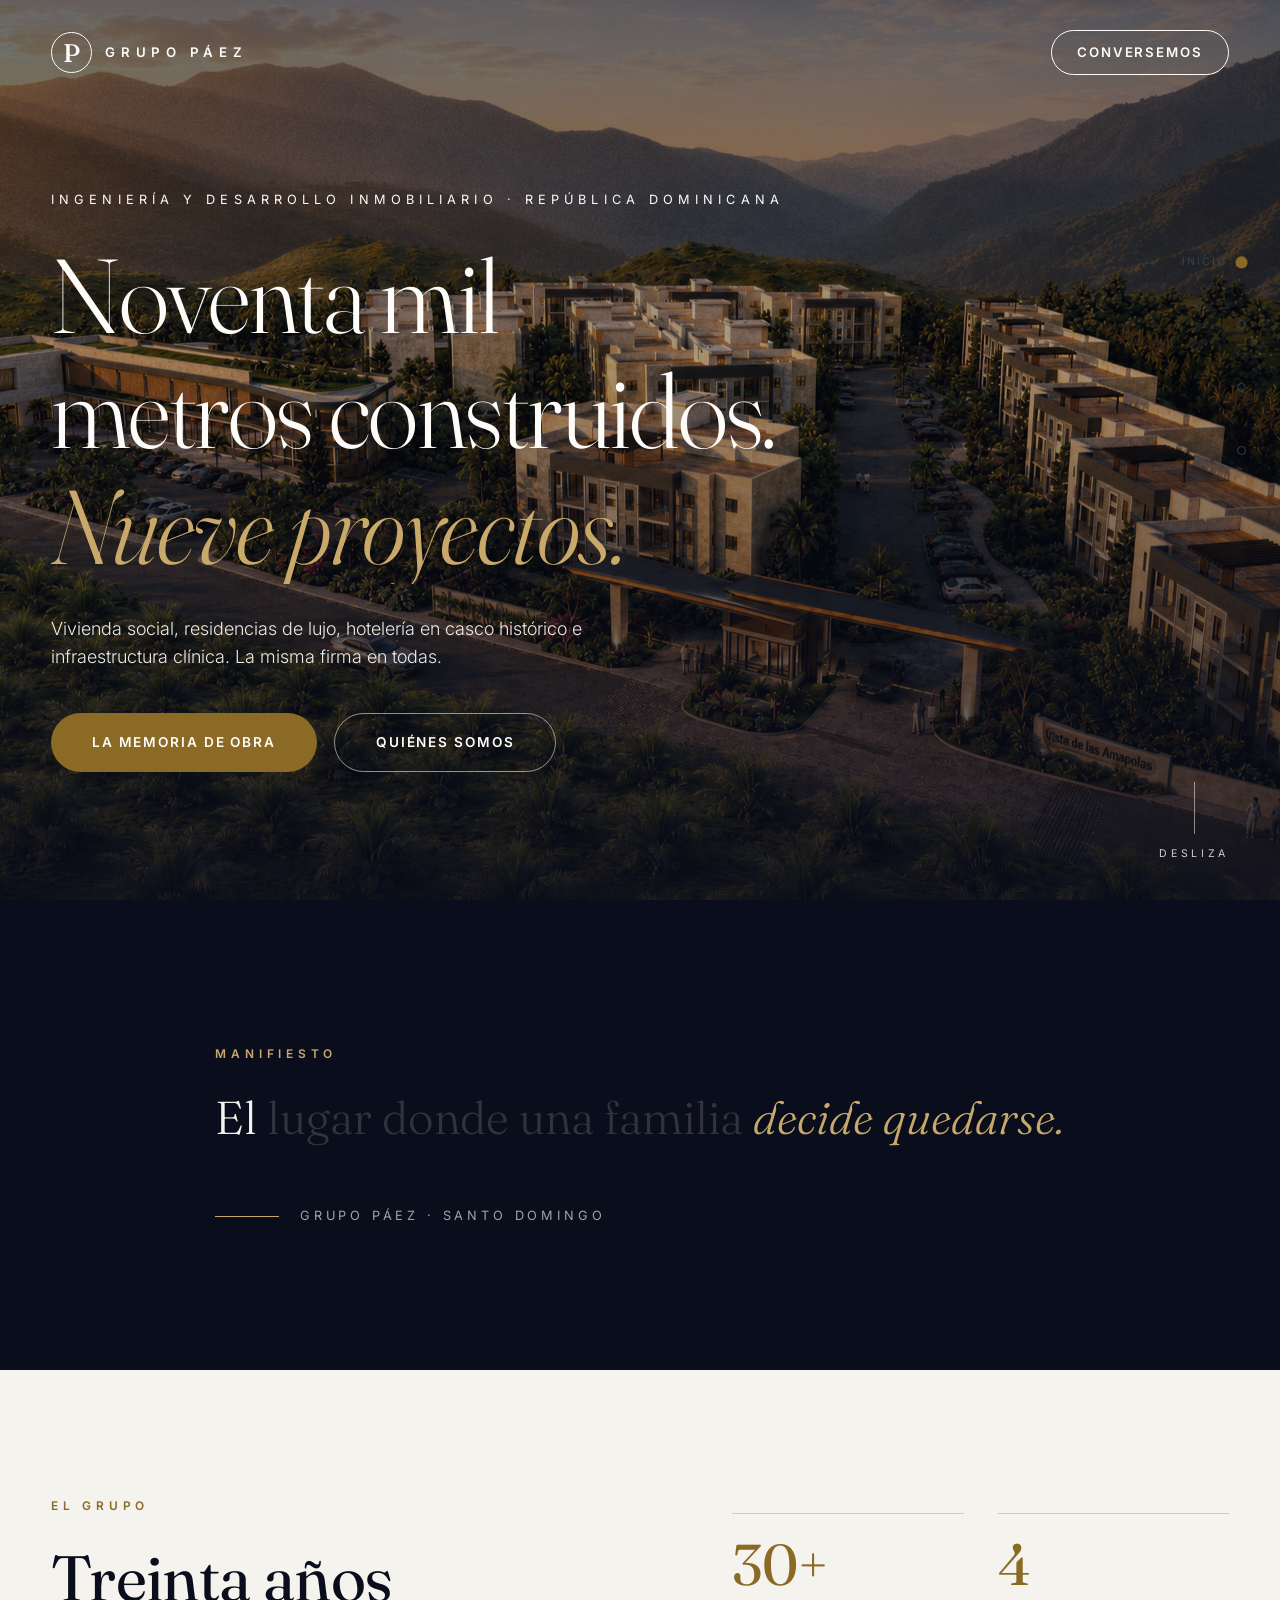
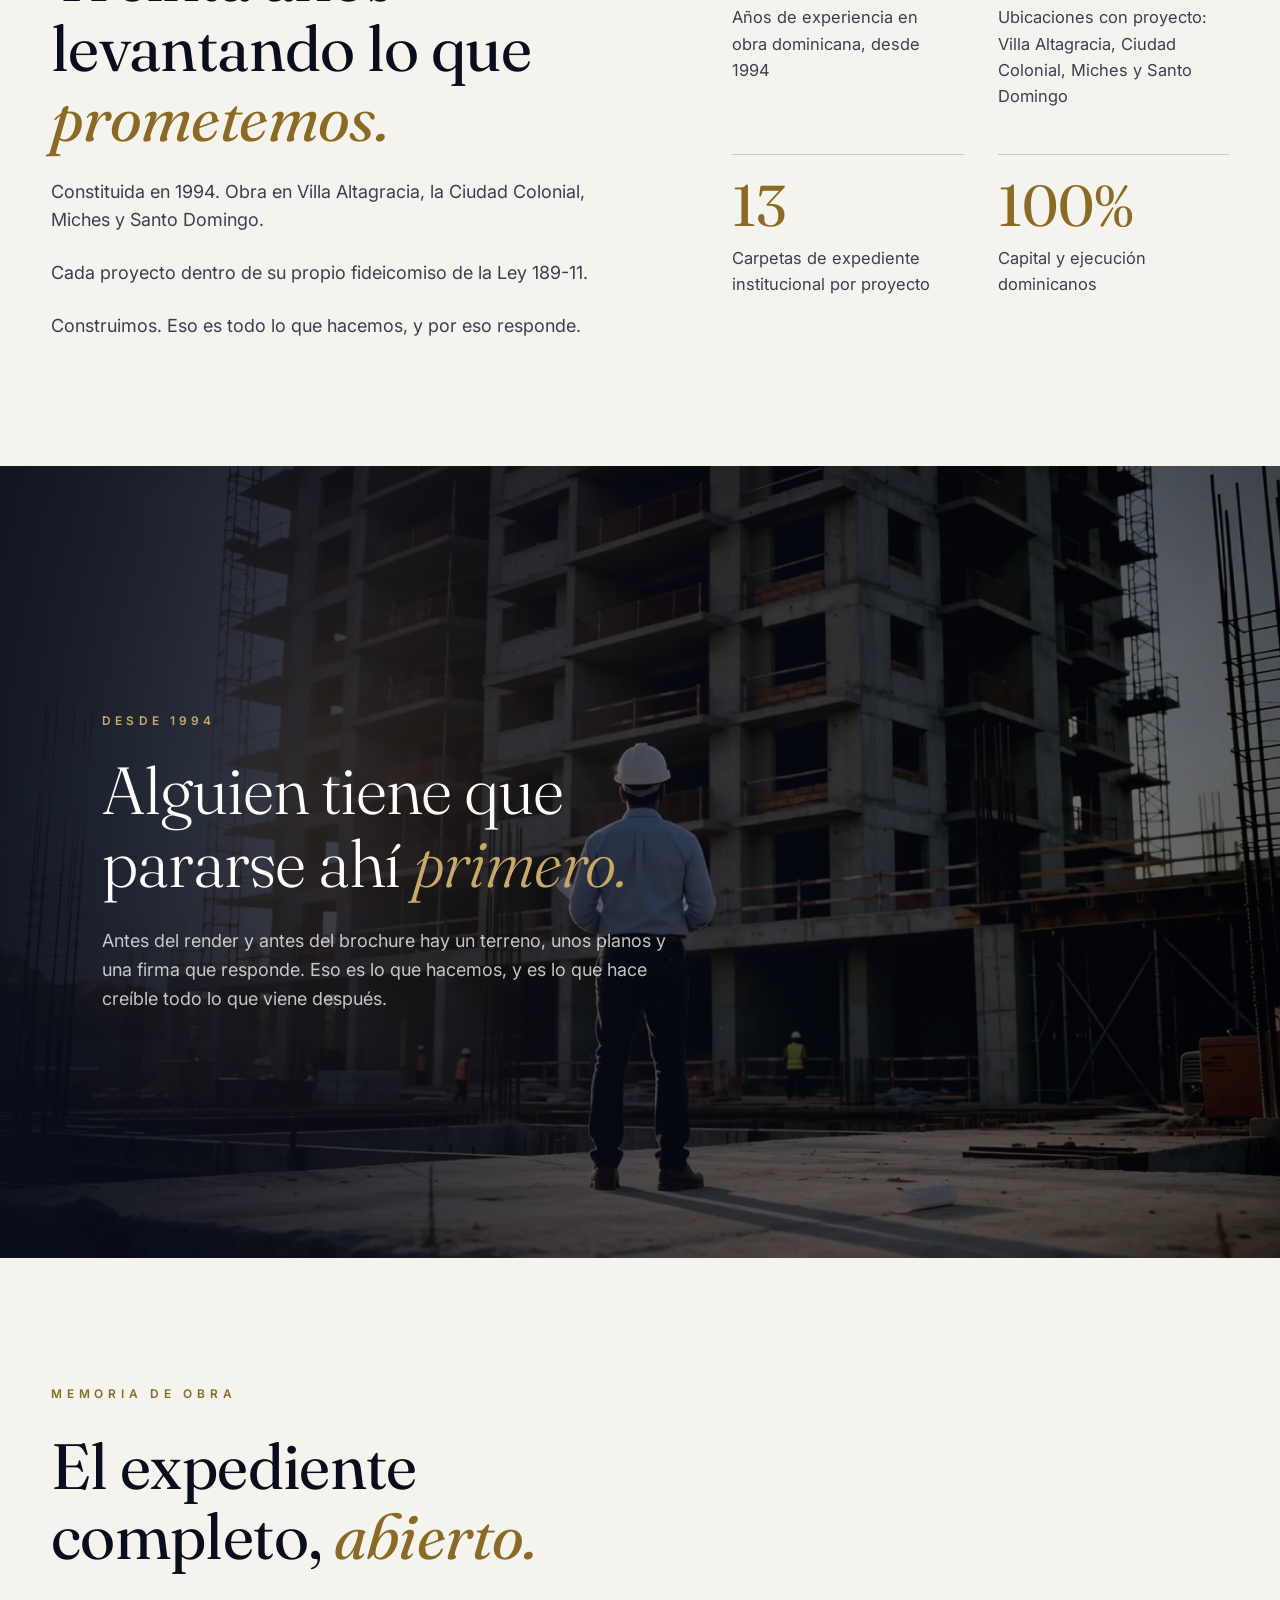
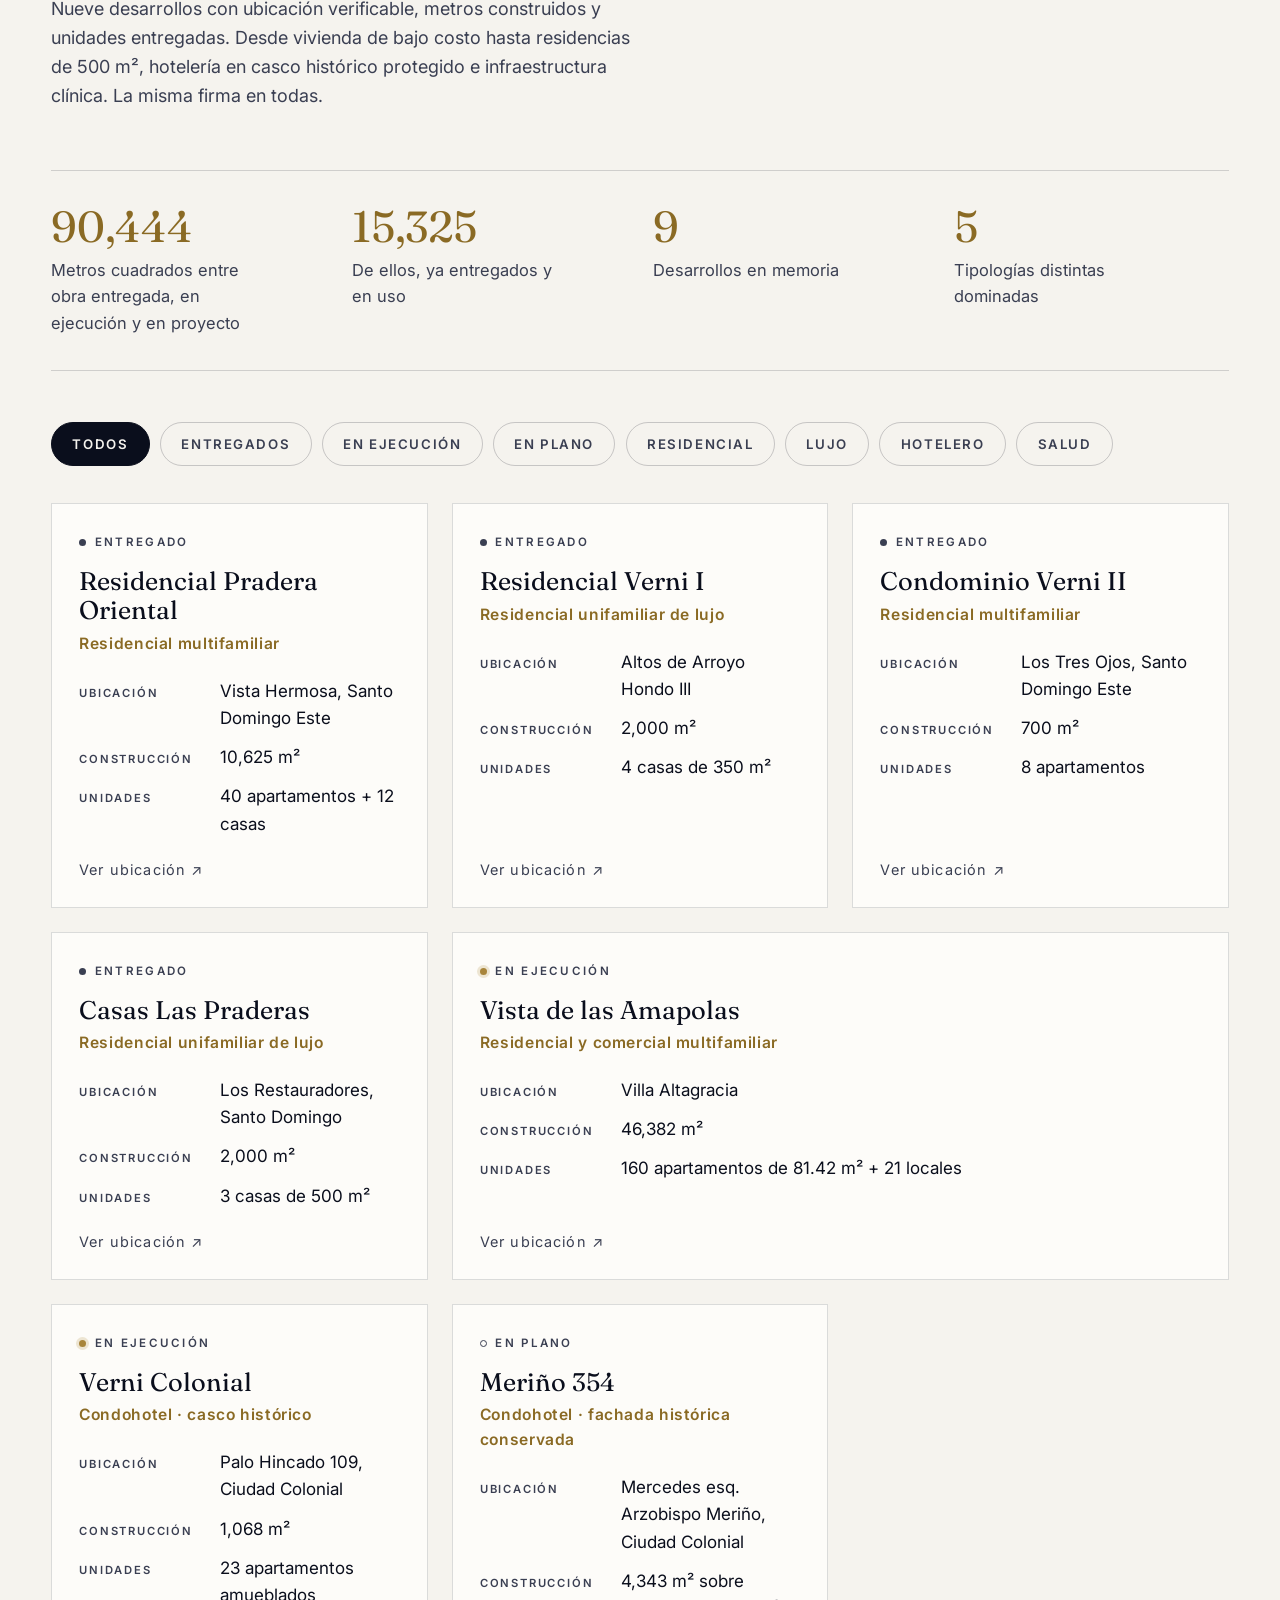
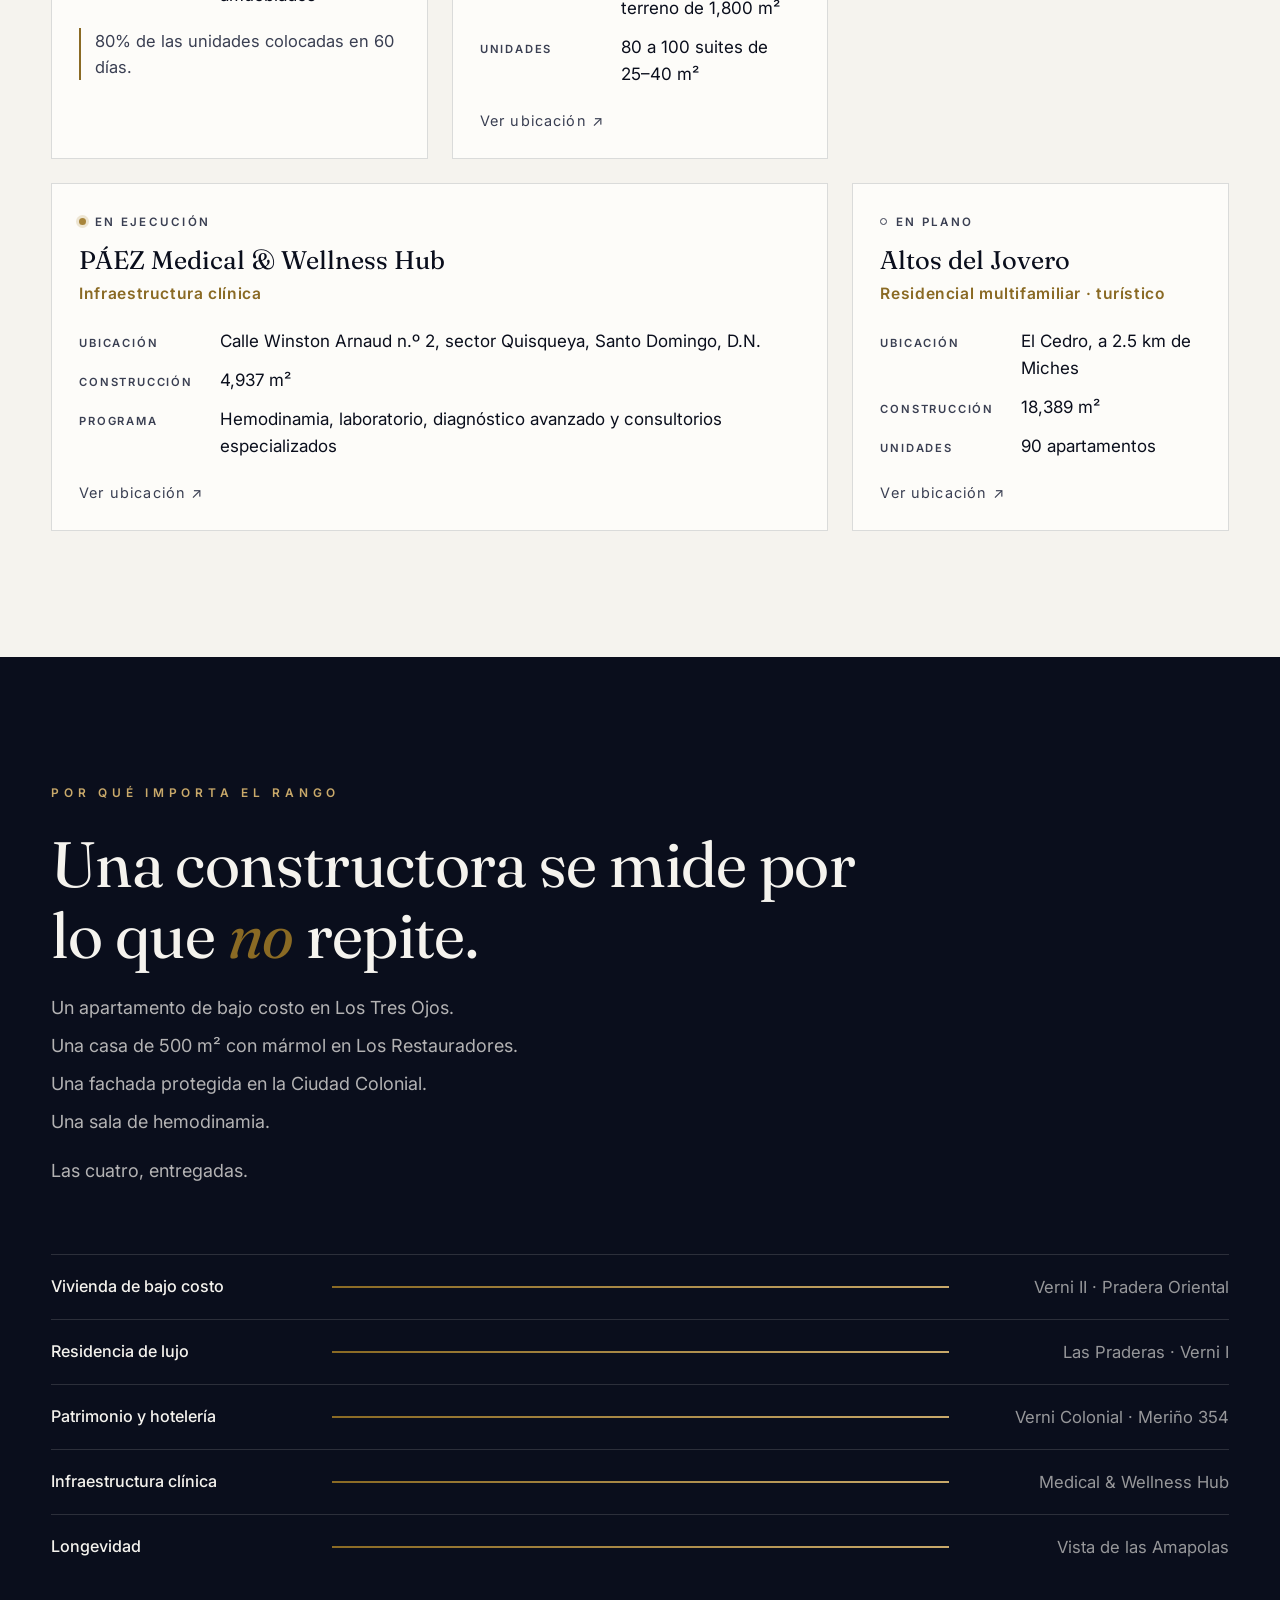
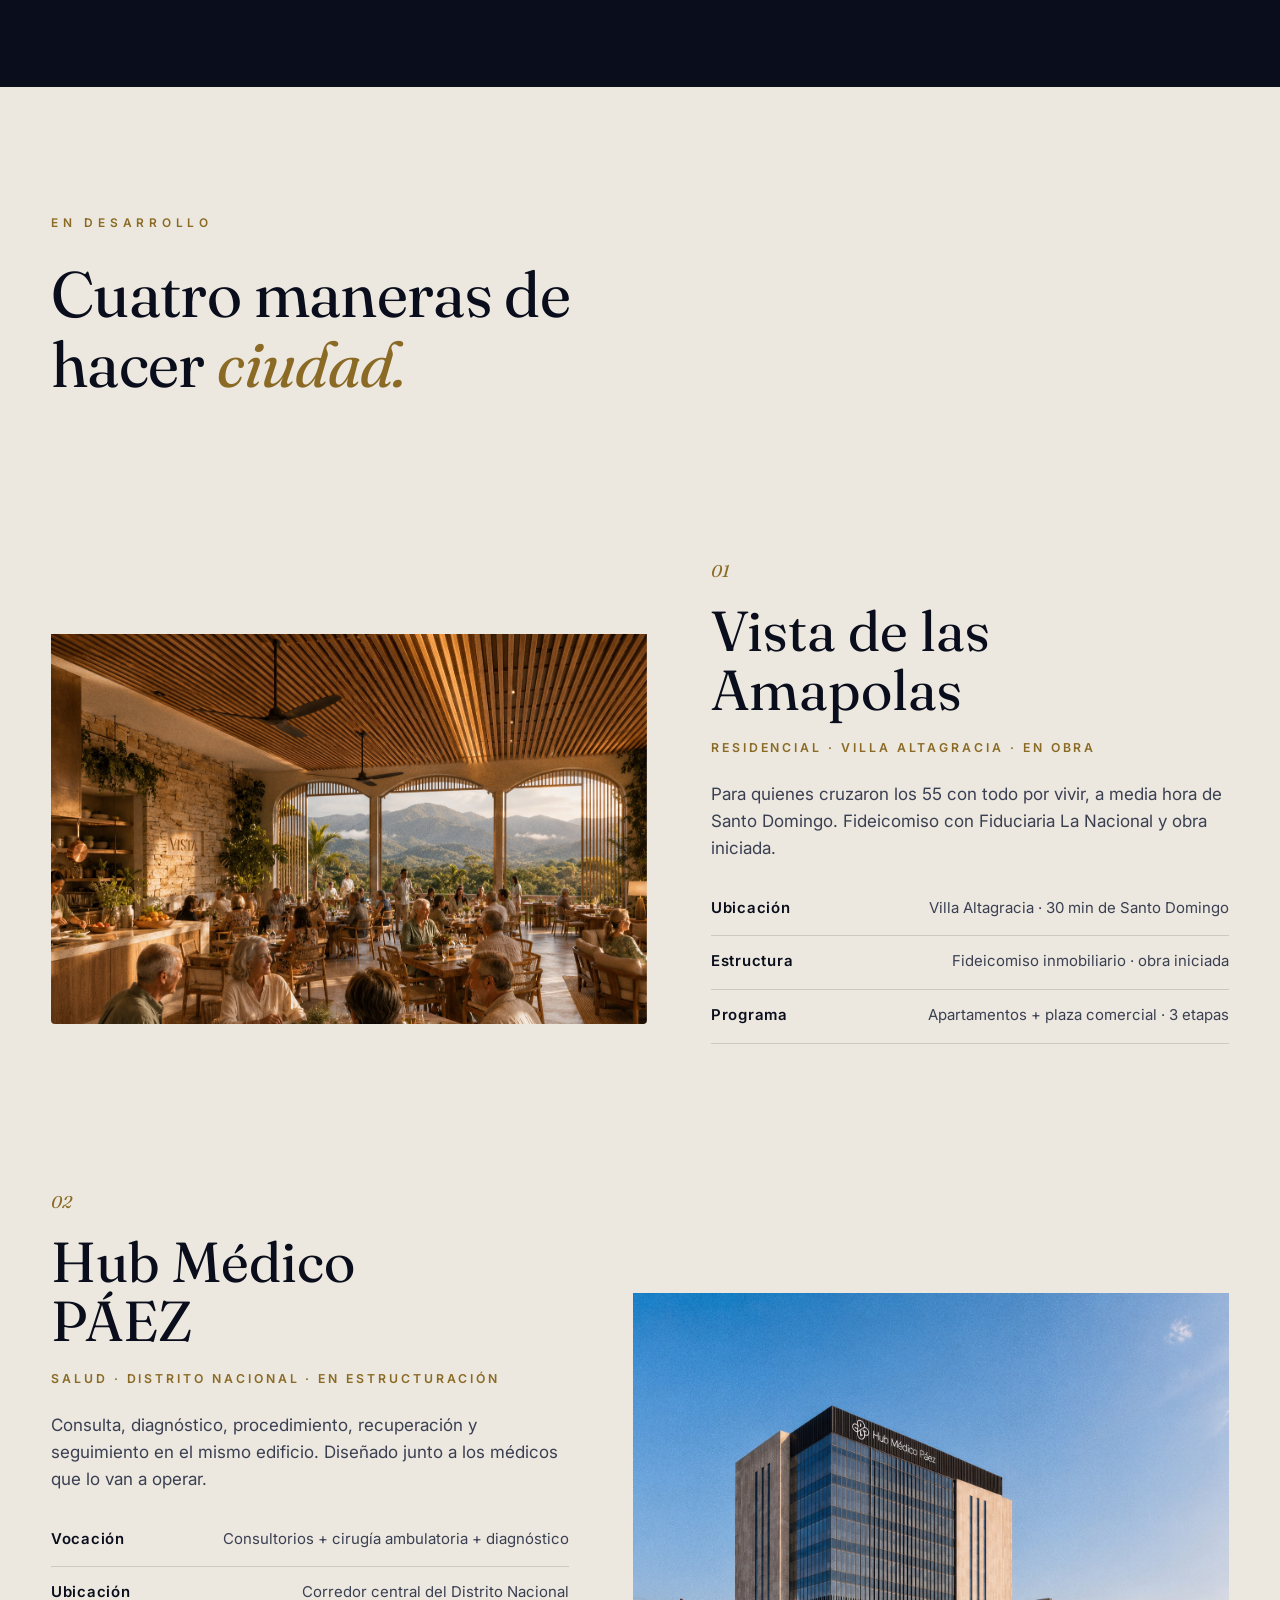
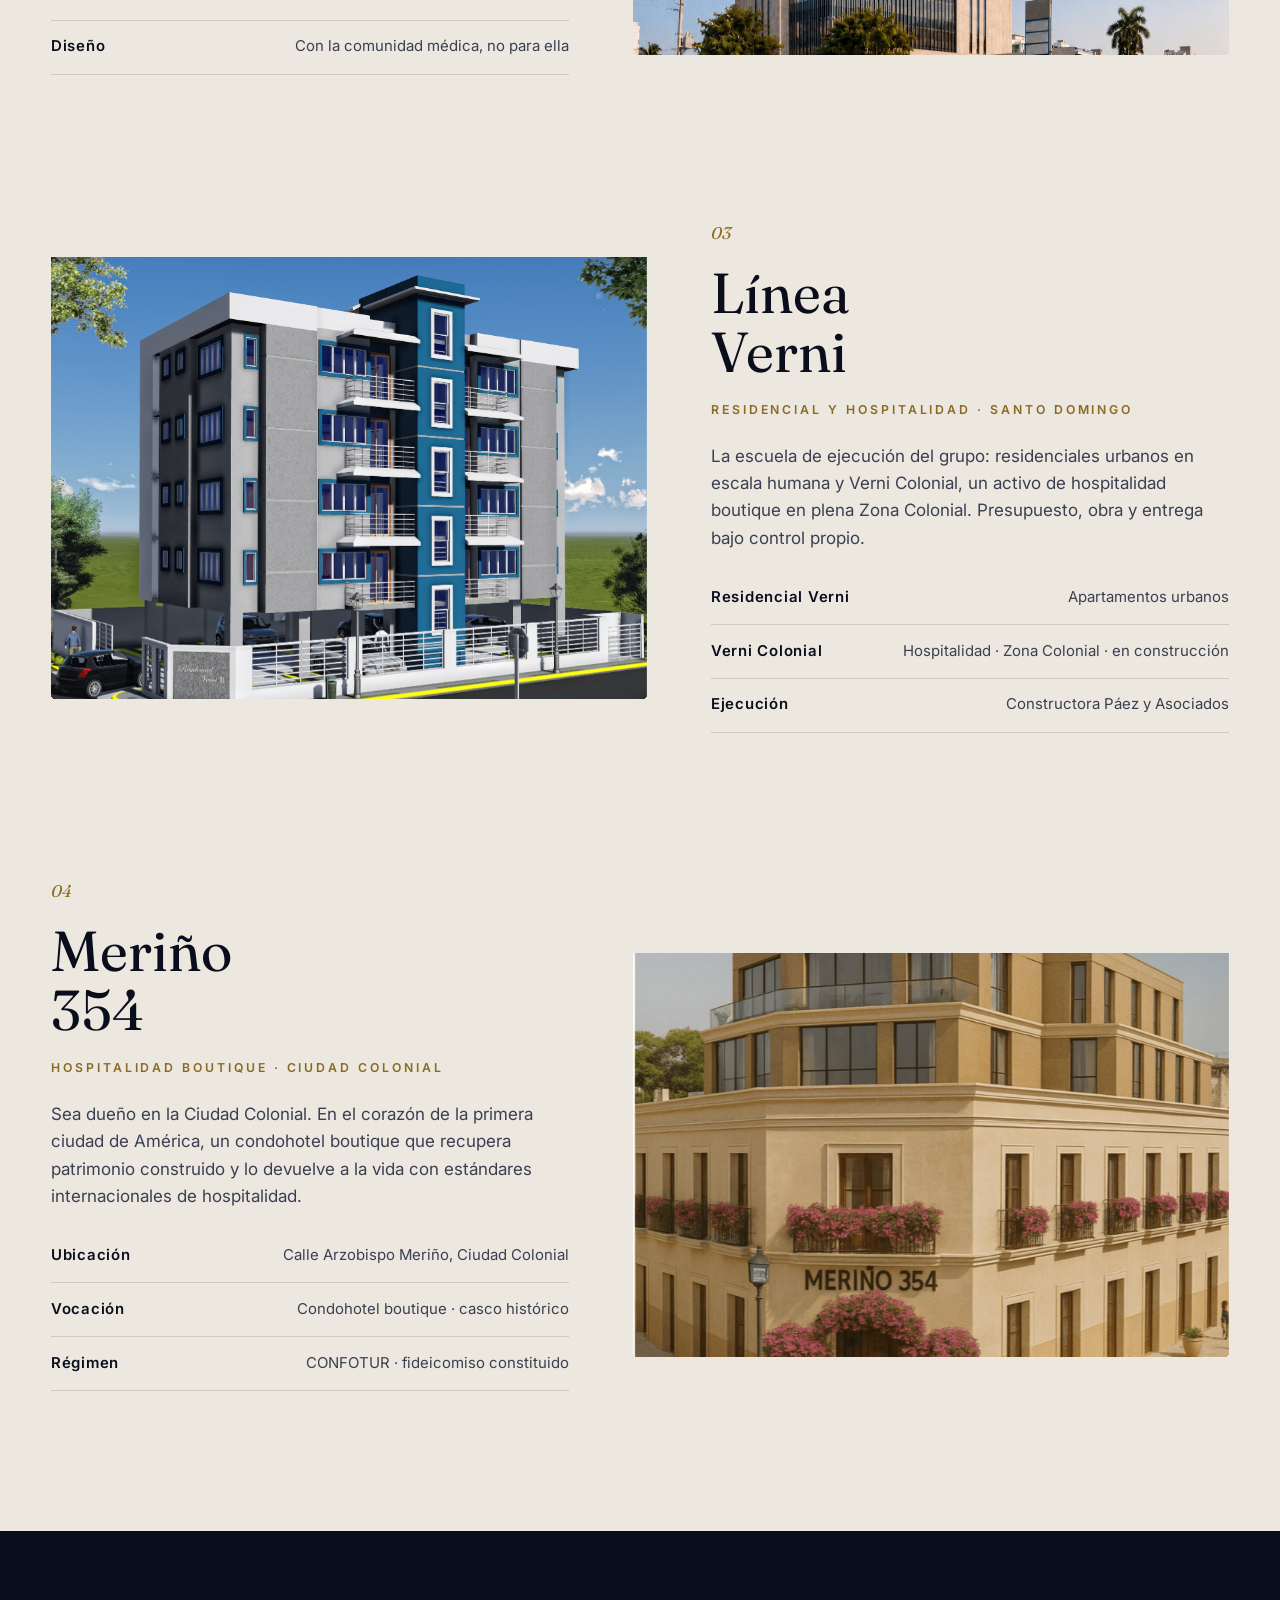
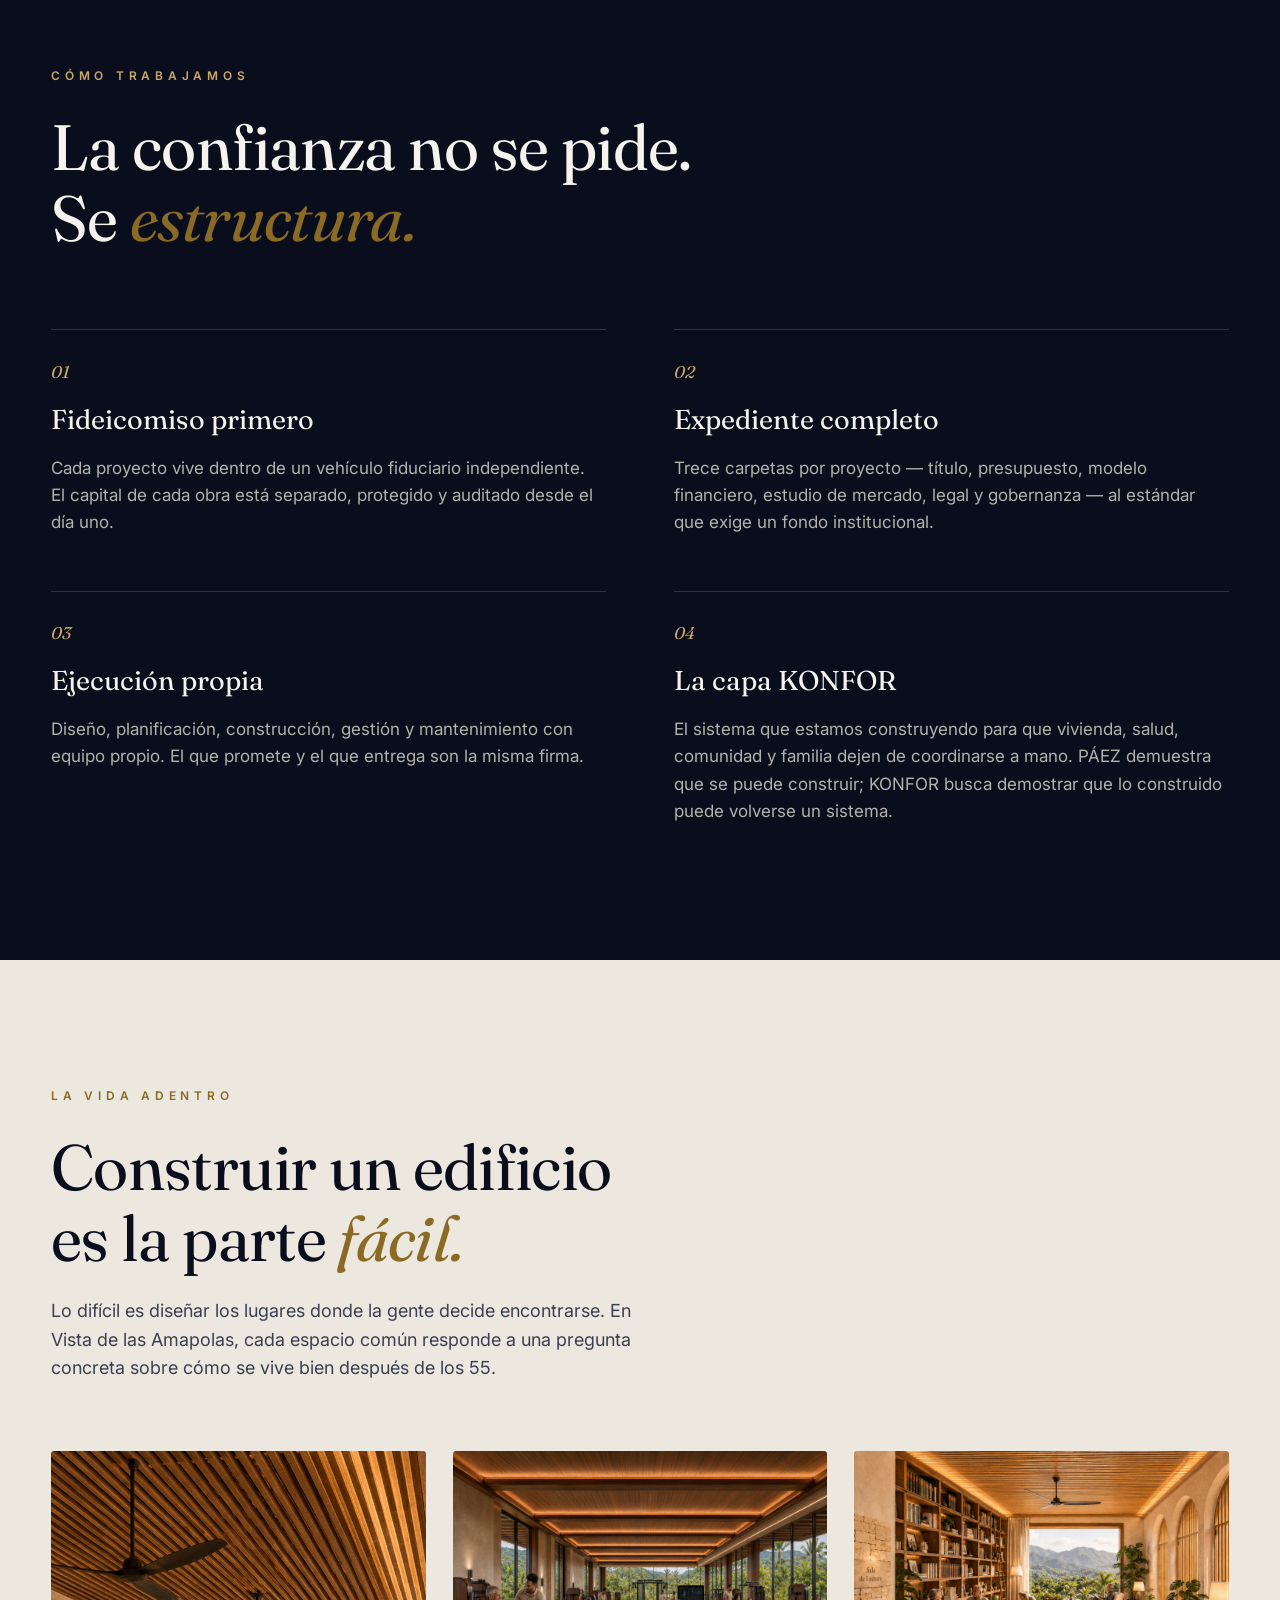
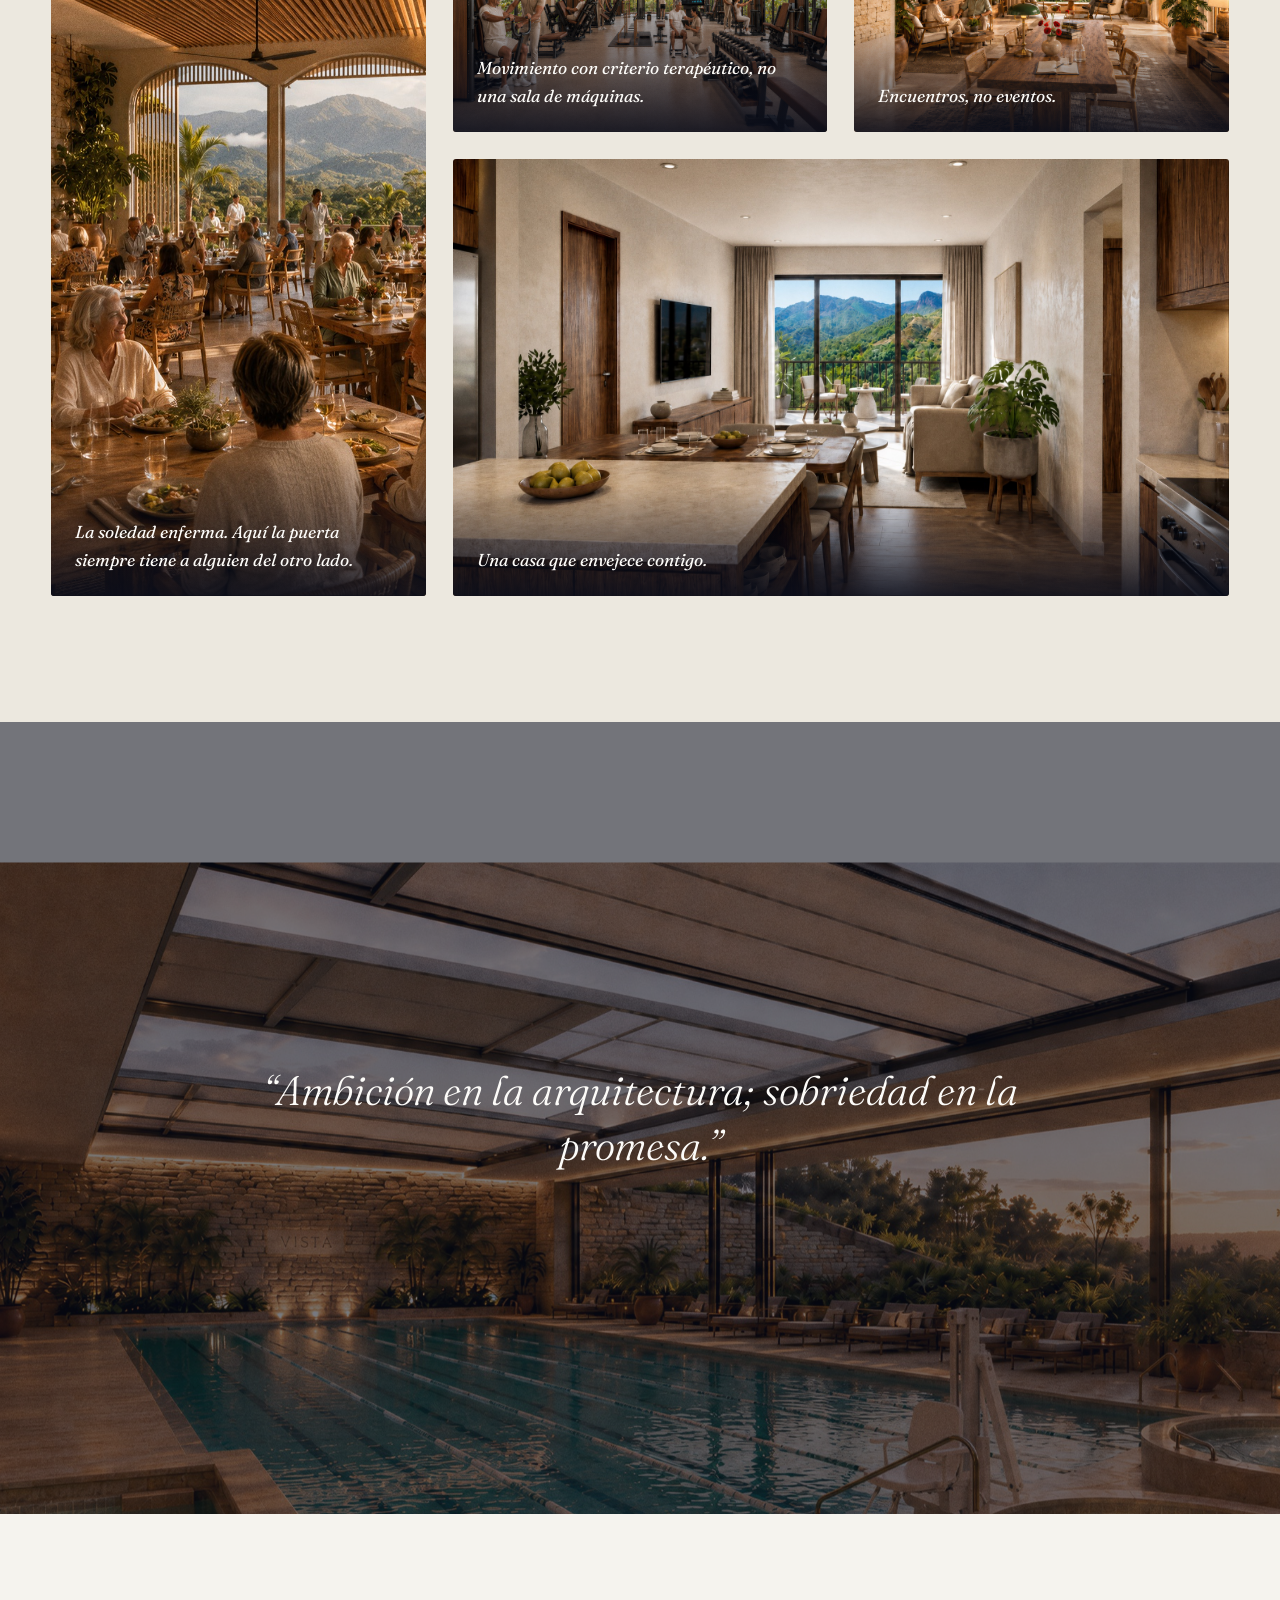
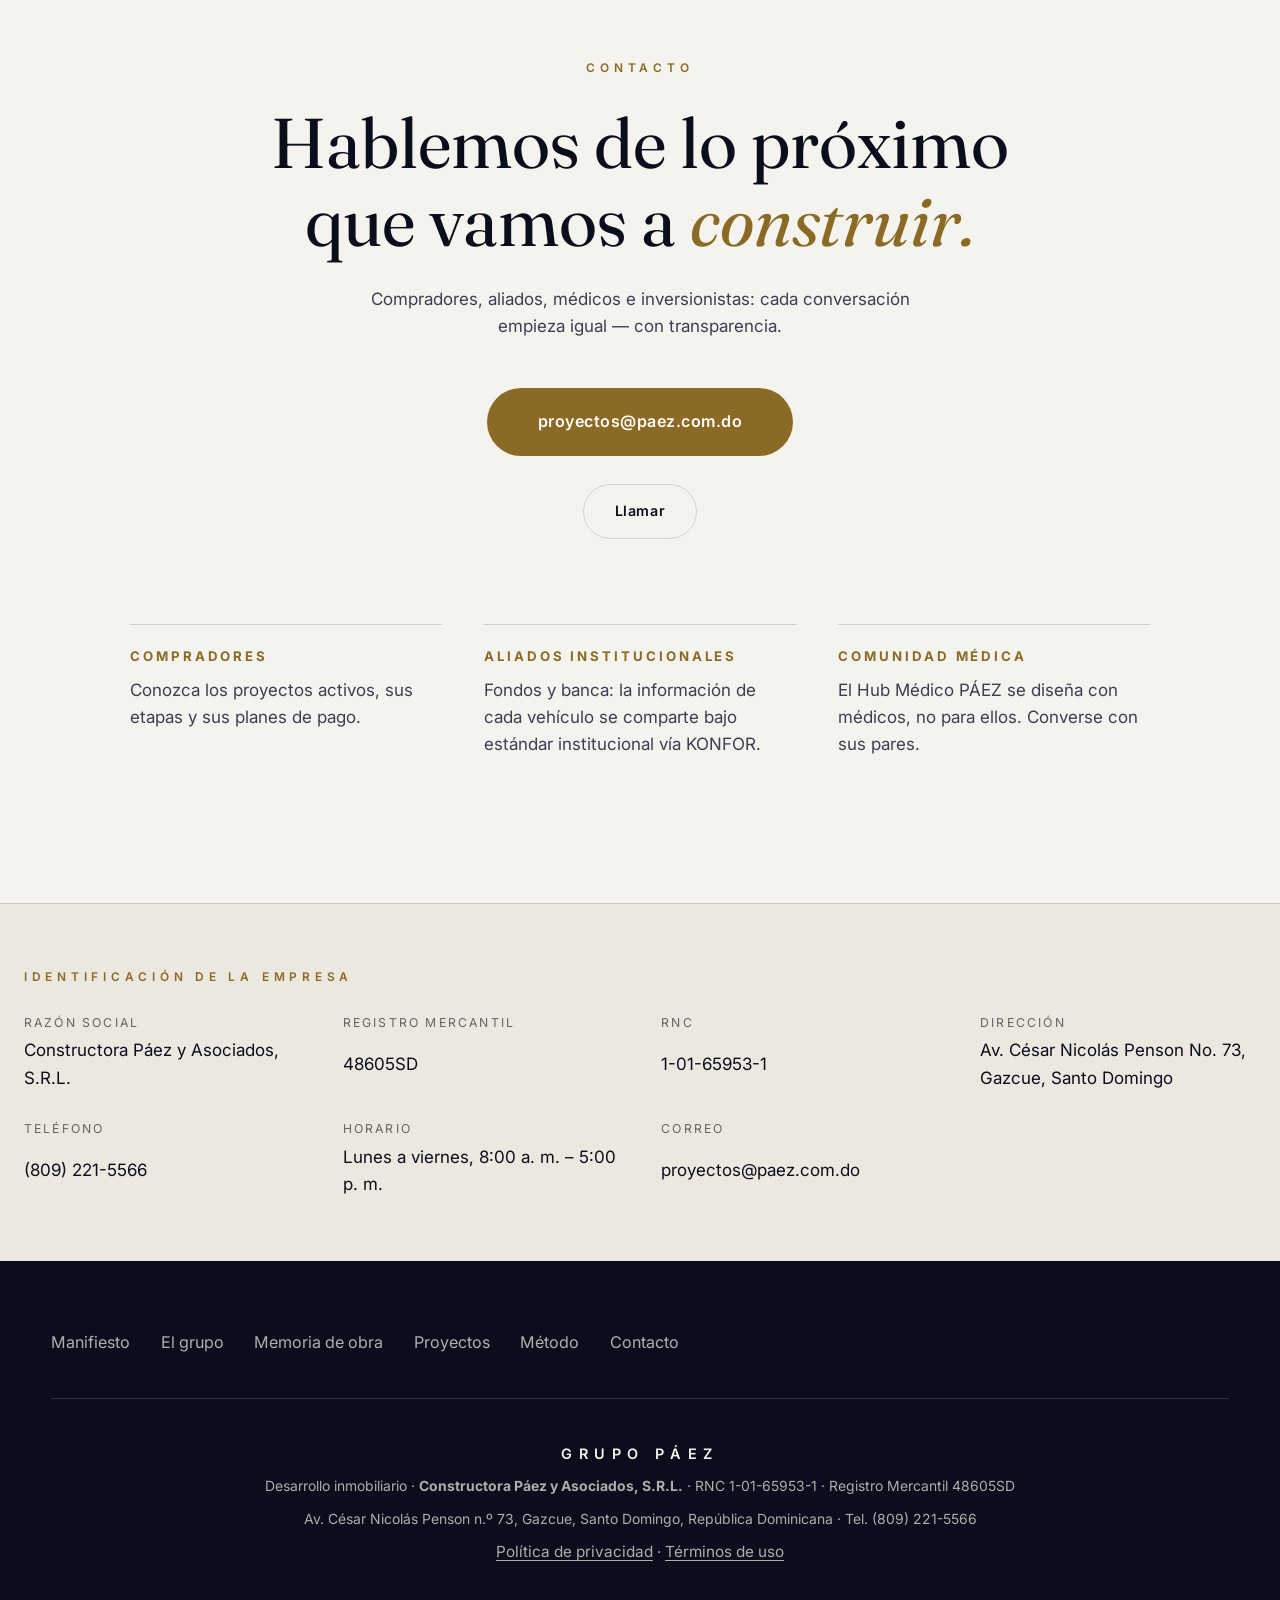
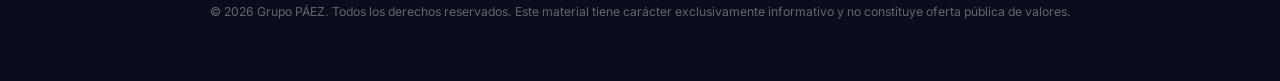
<file: index.html>
<!DOCTYPE html>
<html lang="es">
<head>
<meta charset="UTF-8">
<meta name="viewport" content="width=device-width, initial-scale=1.0">
<title>Grupo PÁEZ — Desarrollo Inmobiliario</title>
<meta name="description" content="Grupo PÁEZ. Desarrollo inmobiliario dominicano con estructura fiduciaria, disciplina institucional y proyectos que transforman la ciudad.">
<link rel="preconnect" href="https://fonts.googleapis.com">
<link rel="preconnect" href="https://fonts.gstatic.com" crossorigin>
<link href="https://fonts.googleapis.com/css2?family=Fraunces:opsz,wght@9..144,300;9..144,400;9..144,500;9..144,600&family=Inter:wght@300;400;500;600&display=swap" rel="stylesheet">
<link rel="canonical" href="https://paez.com.do/">
<meta property="og:type" content="website">
<meta property="og:site_name" content="Grupo PÁEZ">
<meta property="og:locale" content="es_DO">
<meta property="og:url" content="https://paez.com.do/">
<meta property="og:title" content="Grupo PÁEZ — 90,444 m² · desde 1994">
<meta property="og:description" content="Grupo PÁEZ. Desarrollo inmobiliario dominicano con estructura fiduciaria, disciplina institucional y proyectos que transforman la ciudad.">
<meta property="og:image" content="https://paez.com.do/assets/og/og-home.jpg">
<meta property="og:image:width" content="1200">
<meta property="og:image:height" content="630">
<meta name="twitter:card" content="summary_large_image">
<meta name="twitter:title" content="Grupo PÁEZ — 90,444 m² · desde 1994">
<meta name="twitter:description" content="Grupo PÁEZ. Desarrollo inmobiliario dominicano con estructura fiduciaria, disciplina institucional y proyectos que transforman la ciudad.">
<meta name="twitter:image" content="https://paez.com.do/assets/og/og-home.jpg">
<meta name="theme-color" content="#0a0e1c">
<link rel="icon" href="assets/favicon.svg" type="image/svg+xml">
<script type="application/ld+json">{"@context": "https://schema.org", "@type": ["Organization", "LocalBusiness"], "name": "Grupo PÁEZ", "legalName": "Constructora Páez y Asociados, S.R.L.", "url": "https://paez.com.do", "email": "proyectos@paez.com.do", "telephone": "+1-809-221-5566", "taxID": "1-01-65953-1", "foundingDate": "1994", "description": "Ingeniería y desarrollo inmobiliario en República Dominicana desde 1994. 90,444 m² entre obra entregada, en ejecución y en proyecto.", "address": {"@type": "PostalAddress", "streetAddress": "Av. César Nicolás Penson No. 73", "addressLocality": "Gazcue, Santo Domingo", "addressCountry": "DO"}, "areaServed": {"@type": "Country", "name": "República Dominicana"}, "knowsAbout": ["Desarrollo inmobiliario", "Construcción", "Arquitectura", "Ingeniería", "Fideicomiso inmobiliario Ley 189-11"], "subOrganization": {"@type": "Organization", "name": "KONFOR", "url": "https://konfor.do"}}</script>
<link rel="stylesheet" href="styles.css?v=20260803b">
</head>
<body>
<a class="skip-link" href="#contenido">Ir al contenido</a>

<!-- Preloader -->
<div class="preloader" id="preloader" aria-hidden="true">
  <div class="preloader-mark">
    <span class="preloader-letter">P</span>
    <span class="preloader-line"></span>
  </div>
  <p class="preloader-word">PÁEZ</p>
</div>

<!-- Progress bar -->
<div class="progress-bar" id="progressBar" aria-hidden="true"></div>

<!-- Chapter nav -->
<nav class="chapter-nav" id="chapterNav" aria-label="Capítulos">
  <a href="#inicio" data-chapter="inicio"><i></i><span>Inicio</span></a>
  <a href="#manifiesto" data-chapter="manifiesto"><i></i><span>Manifiesto</span></a>
  <a href="#legado" data-chapter="legado"><i></i><span>El grupo</span></a>
  <a href="#memoria" data-chapter="memoria"><i></i><span>Memoria de obra</span></a>
  <a href="#proyectos" data-chapter="proyectos"><i></i><span>Proyectos</span></a>
  <a href="#metodo" data-chapter="metodo"><i></i><span>Método</span></a>
  <a href="#contacto" data-chapter="contacto"><i></i><span>Contacto</span></a>
</nav>

<!-- Header -->
<header class="site-header" id="siteHeader">
  <a class="brand" href="#inicio">
    <span class="brand-mark">P</span>
    <span class="brand-name">GRUPO PÁEZ</span>
  </a>
  <a class="header-cta" href="#contacto">Conversemos</a>
</header>

<main id="contenido">

<!-- ============ HERO ============ -->
<section class="hero" id="inicio">
  <div class="hero-media">
    <img src="assets/vista_aerea.jpg" alt="Vista de las Amapolas al atardecer, entre montañas" class="hero-img" id="heroImg" width="2400" height="1350" loading="lazy" decoding="async" srcset="assets/vista_aerea-900.jpg 900w, assets/vista_aerea.jpg 1600w" sizes="(max-width:900px) 100vw, 1600px">
    <div class="hero-veil"></div>
  </div>
  <div class="hero-content">
    <p class="hero-kicker reveal-line"><span>Ingeniería y desarrollo inmobiliario · República Dominicana</span></p>
    <h1 class="hero-title">
      <span class="hero-title-line"><span>Noventa mil</span></span>
      <span class="hero-title-line"><span>metros construidos.</span></span>
      <span class="hero-title-line"><span class="accent">Nueve proyectos.</span></span>
    </h1>
    <p class="hero-sub reveal-line"><span>Vivienda social, residencias de lujo, hotelería en casco histórico e infraestructura clínica. La misma firma en todas.</span></p>
    <div class="hero-actions">
      <a href="#memoria" class="btn btn-solid" data-magnetic>La memoria de obra</a>
      <a href="#manifiesto" class="btn btn-ghost" data-magnetic>Quiénes somos</a>
    </div>
  </div>
  <div class="hero-scrollcue" aria-hidden="true">
    <span></span>
    <p>Desliza</p>
  </div>
</section>

<!-- ============ MANIFIESTO ============ -->
<section class="manifesto" id="manifiesto">
  <div class="manifesto-inner">
    <p class="section-kicker">Manifiesto</p>
    <h2 class="manifesto-text" id="manifestoText">
      El lugar donde una familia <em>decide quedarse.</em>
    </h2>
    <div class="manifesto-sign">
      <span class="sign-line"></span>
      <p>Grupo PÁEZ · Santo Domingo</p>
    </div>
  </div>
</section>

<!-- ============ LEGADO / CIFRAS ============ -->
<section class="legacy" id="legado">
  <div class="legacy-grid">
    <div class="legacy-copy">
      <p class="section-kicker">El grupo</p>
      <h2 class="section-title">Treinta años<br>levantando lo que<br><span class="accent">prometemos.</span></h2>
      <p class="section-body">Constituida en 1994. Obra en Villa Altagracia, la Ciudad Colonial, Miches y Santo Domingo.</p>
      <p class="section-body">Cada proyecto dentro de su propio fideicomiso de la Ley 189-11.</p>
      <p class="section-body">Construimos. Eso es todo lo que hacemos, y por eso responde.</p>
    </div>
    <div class="legacy-stats">
      <div class="stat" data-count="30" data-suffix="+"><span class="stat-num">0</span><span class="stat-label">Años de experiencia en obra dominicana, desde 1994</span></div>
      <div class="stat" data-count="4"><span class="stat-num" data-suffix="">0</span><span class="stat-label">Ubicaciones con proyecto: Villa Altagracia, Ciudad Colonial, Miches y Santo Domingo</span></div>
      <div class="stat" data-count="13"><span class="stat-num" data-suffix="">0</span><span class="stat-label">Carpetas de expediente institucional por proyecto</span></div>
      <div class="stat" data-count="100" data-suffix="%"><span class="stat-num">0</span><span class="stat-label">Capital y ejecución dominicanos</span></div>
    </div>
  </div>
</section>


<!-- ============ ESCENA: quién construye ============ -->
<section class="escena escena--izq" data-reveal>
  <img class="escena-img" src="assets/film/torre_obra.jpg" alt="Un ingeniero frente a una torre en construcción al amanecer" loading="lazy" width="1600" height="900">
  <div class="escena-veil"></div>
  <div class="escena-inner">
    <p class="escena-eyebrow">Desde 1994</p>
    <h2 class="escena-title">Alguien tiene que<br>pararse ahí <em>primero.</em></h2>
    <p class="escena-sub">Antes del render y antes del brochure hay un terreno, unos planos y una firma que responde. Eso es lo que hacemos, y es lo que hace creíble todo lo que viene después.</p>
  </div>
</section>

<!-- ============ MEMORIA DE OBRA ============ -->
<section class="record" id="memoria">
  <div class="record-head">
    <p class="section-kicker">Memoria de obra</p>
    <h2 class="section-title">El expediente<br>completo, <span class="accent">abierto.</span></h2>
    <p class="section-body">Nueve desarrollos con ubicación verificable, metros construidos y unidades entregadas. Desde vivienda de bajo costo hasta residencias de 500 m², hotelería en casco histórico protegido e infraestructura clínica. La misma firma en todas.</p>
  </div>

  <div class="record-totals">
    <div class="rt" data-count="90444"><span class="rt-num">0</span><span class="rt-label">Metros cuadrados entre obra entregada, en ejecución y en proyecto</span></div>
    <div class="rt" data-count="15325"><span class="rt-num">0</span><span class="rt-label">De ellos, ya entregados y en uso</span></div>
    <div class="rt" data-count="9"><span class="rt-num">0</span><span class="rt-label">Desarrollos en memoria</span></div>
    <div class="rt" data-count="5"><span class="rt-num">0</span><span class="rt-label">Tipologías distintas dominadas</span></div>
  </div>

  <div class="record-filters" role="group" aria-label="Filtrar memoria de obra">
    <button class="rf active" data-filter="todos">Todos</button>
    <button class="rf" data-filter="entregado">Entregados</button>
    <button class="rf" data-filter="ejecucion">En ejecución</button>
    <button class="rf" data-filter="plano">En plano</button>
    <button class="rf" data-filter="residencial">Residencial</button>
    <button class="rf" data-filter="lujo">Lujo</button>
    <button class="rf" data-filter="hotelero">Hotelero</button>
    <button class="rf" data-filter="salud">Salud</button>
  </div>

  <div class="record-list" id="recordList">

    <article class="rec" data-tags="entregado residencial">
      <div class="rec-status"><span class="dot dot--done"></span>Entregado</div>
      <h3 class="rec-name">Residencial Pradera Oriental</h3>
      <p class="rec-type">Residencial multifamiliar</p>
      <dl class="rec-data">
        <div><dt>Ubicación</dt><dd>Vista Hermosa, Santo Domingo Este</dd></div>
        <div><dt>Construcción</dt><dd>10,625 m²</dd></div>
        <div><dt>Unidades</dt><dd>40 apartamentos + 12 casas</dd></div>
      </dl>
      <a class="rec-map" href="https://maps.app.goo.gl/dn5qEmDbe8a2Qzgk9" target="_blank" rel="noopener">Ver ubicación ↗</a>
    </article>

    <article class="rec" data-tags="entregado lujo residencial">
      <div class="rec-status"><span class="dot dot--done"></span>Entregado</div>
      <h3 class="rec-name">Residencial Verni I</h3>
      <p class="rec-type">Residencial unifamiliar de lujo</p>
      <dl class="rec-data">
        <div><dt>Ubicación</dt><dd>Altos de Arroyo Hondo III</dd></div>
        <div><dt>Construcción</dt><dd>2,000 m²</dd></div>
        <div><dt>Unidades</dt><dd>4 casas de 350 m²</dd></div>
      </dl>
      <a class="rec-map" href="https://maps.app.goo.gl/zyySwYDjzHJFeAwM9" target="_blank" rel="noopener">Ver ubicación ↗</a>
    </article>

    <article class="rec" data-tags="entregado residencial">
      <div class="rec-status"><span class="dot dot--done"></span>Entregado</div>
      <h3 class="rec-name">Condominio Verni II</h3>
      <p class="rec-type">Residencial multifamiliar</p>
      <dl class="rec-data">
        <div><dt>Ubicación</dt><dd>Los Tres Ojos, Santo Domingo Este</dd></div>
        <div><dt>Construcción</dt><dd>700 m²</dd></div>
        <div><dt>Unidades</dt><dd>8 apartamentos</dd></div>
      </dl>
      <a class="rec-map" href="https://maps.app.goo.gl/Ss1aqb95sHyWwB9v6" target="_blank" rel="noopener">Ver ubicación ↗</a>
    </article>

    <article class="rec" data-tags="entregado lujo residencial">
      <div class="rec-status"><span class="dot dot--done"></span>Entregado</div>
      <h3 class="rec-name">Casas Las Praderas</h3>
      <p class="rec-type">Residencial unifamiliar de lujo</p>
      <dl class="rec-data">
        <div><dt>Ubicación</dt><dd>Los Restauradores, Santo Domingo</dd></div>
        <div><dt>Construcción</dt><dd>2,000 m²</dd></div>
        <div><dt>Unidades</dt><dd>3 casas de 500 m²</dd></div>
      </dl>
      <a class="rec-map" href="https://maps.app.goo.gl/YAPe8mRgSCe1wXT98" target="_blank" rel="noopener">Ver ubicación ↗</a>
    </article>

    <article class="rec rec--major" data-tags="ejecucion residencial">
      <div class="rec-status"><span class="dot dot--live"></span>En ejecución</div>
      <h3 class="rec-name">Vista de las Amapolas</h3>
      <p class="rec-type">Residencial y comercial multifamiliar</p>
      <dl class="rec-data">
        <div><dt>Ubicación</dt><dd>Villa Altagracia</dd></div>
        <div><dt>Construcción</dt><dd>46,382 m²</dd></div>
        <div><dt>Unidades</dt><dd>160 apartamentos de 81.42 m² + 21 locales</dd></div>
      </dl>
      <a class="rec-map" href="https://maps.app.goo.gl/AJhU2QHJd8mcVwWB9" target="_blank" rel="noopener">Ver ubicación ↗</a>
    </article>

    <article class="rec" data-tags="ejecucion hotelero">
      <div class="rec-status"><span class="dot dot--live"></span>En ejecución</div>
      <h3 class="rec-name">Verni Colonial</h3>
      <p class="rec-type">Condohotel · casco histórico</p>
      <dl class="rec-data">
        <div><dt>Ubicación</dt><dd>Palo Hincado 109, Ciudad Colonial</dd></div>
        <div><dt>Construcción</dt><dd>1,068 m²</dd></div>
        <div><dt>Unidades</dt><dd>23 apartamentos amueblados</dd></div>
      </dl>
      <p class="rec-note">80% de las unidades colocadas en 60 días.</p>
    </article>

    <article class="rec" data-tags="plano hotelero">
      <div class="rec-status"><span class="dot dot--plano"></span>En plano</div>
      <h3 class="rec-name">Meriño 354</h3>
      <p class="rec-type">Condohotel · fachada histórica conservada</p>
      <dl class="rec-data">
        <div><dt>Ubicación</dt><dd>Mercedes esq. Arzobispo Meriño, Ciudad Colonial</dd></div>
        <div><dt>Construcción</dt><dd>4,343 m² sobre terreno de 1,800 m²</dd></div>
        <div><dt>Unidades</dt><dd>80 a 100 suites de 25–40 m²</dd></div>
      </dl>
      <a class="rec-map" href="https://maps.app.goo.gl/whvA1PSxQFQbJQV59" target="_blank" rel="noopener">Ver ubicación ↗</a>
    </article>

    <article class="rec rec--major" data-tags="ejecucion salud">
      <div class="rec-status"><span class="dot dot--live"></span>En ejecución</div>
      <h3 class="rec-name">PÁEZ Medical &amp; Wellness Hub</h3>
      <p class="rec-type">Infraestructura clínica</p>
      <dl class="rec-data">
        <div><dt>Ubicación</dt><dd>Calle Winston Arnaud n.º 2, sector Quisqueya, Santo Domingo, D.N.</dd></div>
        <div><dt>Construcción</dt><dd>4,937 m²</dd></div>
        <div><dt>Programa</dt><dd>Hemodinamia, laboratorio, diagnóstico avanzado y consultorios especializados</dd></div>
      </dl>
      <a class="rec-map" href="https://maps.app.goo.gl/YLkiaoA3AHjz8mSQ7" target="_blank" rel="noopener">Ver ubicación ↗</a>
    </article>

    <article class="rec" data-tags="plano residencial">
      <div class="rec-status"><span class="dot dot--plano"></span>En plano</div>
      <h3 class="rec-name">Altos del Jovero</h3>
      <p class="rec-type">Residencial multifamiliar · turístico</p>
      <dl class="rec-data">
        <div><dt>Ubicación</dt><dd>El Cedro, a 2.5 km de Miches</dd></div>
        <div><dt>Construcción</dt><dd>18,389 m²</dd></div>
        <div><dt>Unidades</dt><dd>90 apartamentos</dd></div>
      </dl>
      <a class="rec-map" href="https://maps.app.goo.gl/v3dU2Zbju9P8oApM6" target="_blank" rel="noopener">Ver ubicación ↗</a>
    </article>

  </div>
  <p class="record-empty" id="recordEmpty" hidden>Ningún desarrollo coincide con ese filtro.</p>
</section>

<!-- ============ EL RANGO ============ -->
<section class="range">
  <div class="range-inner">
    <p class="section-kicker">Por qué importa el rango</p>
    <h2 class="section-title">Una constructora se mide por<br>lo que <span class="accent">no</span> repite.</h2>
    <ul class="section-body" style="list-style:none;padding:0;display:grid;gap:.55rem">
      <li>Un apartamento de bajo costo en Los Tres Ojos.</li>
      <li>Una casa de 500 m² con mármol en Los Restauradores.</li>
      <li>Una fachada protegida en la Ciudad Colonial.</li>
      <li>Una sala de hemodinamia.</li>
    </ul>
    <p class="section-body" style="margin-top:1.2rem">Las cuatro, entregadas.</p>
    <div class="range-scale">
      <div class="rs" data-reveal><span class="rs-tag">Vivienda de bajo costo</span><span class="rs-bar"></span><span class="rs-ex">Verni II · Pradera Oriental</span></div>
      <div class="rs" data-reveal><span class="rs-tag">Residencia de lujo</span><span class="rs-bar"></span><span class="rs-ex">Las Praderas · Verni I</span></div>
      <div class="rs" data-reveal><span class="rs-tag">Patrimonio y hotelería</span><span class="rs-bar"></span><span class="rs-ex">Verni Colonial · Meriño 354</span></div>
      <div class="rs" data-reveal><span class="rs-tag">Infraestructura clínica</span><span class="rs-bar"></span><span class="rs-ex">Medical &amp; Wellness Hub</span></div>
      <div class="rs" data-reveal><span class="rs-tag">Longevidad</span><span class="rs-bar"></span><span class="rs-ex">Vista de las Amapolas</span></div>
    </div>
  </div>
</section>

<!-- ============ PROYECTOS ============ -->
<section class="projects" id="proyectos">
  <div class="projects-head">
    <p class="section-kicker">En desarrollo</p>
    <h2 class="section-title">Cuatro maneras de<br>hacer <span class="accent">ciudad.</span></h2>
  </div>

  <!-- Vista de las Amapolas -->
  <article class="project" data-project>
    <div class="project-media">
      <img src="assets/vista_comedor.jpg" alt="Residentes cenando en el comedor comunitario de Vista de las Amapolas" data-parallax="0.12" width="1920" height="1226" loading="lazy" decoding="async" srcset="assets/vista_comedor-900.jpg 900w, assets/vista_comedor.jpg 1600w" sizes="(max-width:900px) 100vw, 1600px">
    </div>
    <div class="project-info">
      <span class="project-index">01</span>
      <h3 class="project-name">Vista de las<br>Amapolas</h3>
      <p class="project-tag">Residencial · Villa Altagracia · En obra</p>
      <p class="project-desc">Para quienes cruzaron los 55 con todo por vivir, a media hora de Santo Domingo. Fideicomiso con Fiduciaria La Nacional y obra iniciada.</p>
      <ul class="project-facts">
        <li><strong>Ubicación</strong><span>Villa Altagracia · 30 min de Santo Domingo</span></li>
        <li><strong>Estructura</strong><span>Fideicomiso inmobiliario · obra iniciada</span></li>
        <li><strong>Programa</strong><span>Apartamentos + plaza comercial · 3 etapas</span></li>
      </ul>
    </div>
  </article>

  <!-- Hub Médico -->
  <article class="project project--alt" data-project>
    <div class="project-media">
      <img src="assets/hub_torre.jpg" alt="Hub Médico PÁEZ — torre sobre la avenida" data-parallax="0.12" width="2000" height="1323" loading="lazy" decoding="async" srcset="assets/hub_torre-900.jpg 900w, assets/hub_torre.jpg 1600w" sizes="(max-width:900px) 100vw, 1600px">
    </div>
    <div class="project-info">
      <span class="project-index">02</span>
      <h3 class="project-name">Hub Médico<br>PÁEZ</h3>
      <p class="project-tag">Salud · Distrito Nacional · En estructuración</p>
      <p class="project-desc">Consulta, diagnóstico, procedimiento, recuperación y seguimiento en el mismo edificio. Diseñado junto a los médicos que lo van a operar.</p>
      <ul class="project-facts">
        <li><strong>Vocación</strong><span>Consultorios + cirugía ambulatoria + diagnóstico</span></li>
        <li><strong>Ubicación</strong><span>Corredor central del Distrito Nacional</span></li>
        <li><strong>Diseño</strong><span>Con la comunidad médica, no para ella</span></li>
      </ul>
    </div>
  </article>

  <!-- Verni -->
  <article class="project" data-project>
    <div class="project-media">
      <img src="assets/01_Verni_Colonial_Exterior.jpg" alt="Residencial Verni II — exterior" data-parallax="0.12" width="1920" height="1543" loading="lazy" decoding="async" srcset="assets/01_Verni_Colonial_Exterior-900.jpg 900w, assets/01_Verni_Colonial_Exterior.jpg 1600w" sizes="(max-width:900px) 100vw, 1600px">
    </div>
    <div class="project-info">
      <span class="project-index">03</span>
      <h3 class="project-name">Línea<br>Verni</h3>
      <p class="project-tag">Residencial y hospitalidad · Santo Domingo</p>
      <p class="project-desc">La escuela de ejecución del grupo: residenciales urbanos en escala humana y Verni Colonial, un activo de hospitalidad boutique en plena Zona Colonial. Presupuesto, obra y entrega bajo control propio.</p>
      <ul class="project-facts">
        <li><strong>Residencial Verni</strong><span>Apartamentos urbanos</span></li>
        <li><strong>Verni Colonial</strong><span>Hospitalidad · Zona Colonial · en construcción</span></li>
        <li><strong>Ejecución</strong><span>Constructora Páez y Asociados</span></li>
      </ul>
    </div>
  </article>

  <!-- Merino 354 -->
  <article class="project project--alt" data-project>
    <div class="project-media">
      <img src="assets/merino_354.jpg" alt="Meriño 354 — esquina en la Ciudad Colonial" data-parallax="0.12" width="1600" height="1770" loading="lazy" decoding="async" srcset="assets/merino_354-900.jpg 900w, assets/merino_354.jpg 1600w" sizes="(max-width:900px) 100vw, 1600px">
    </div>
    <div class="project-info">
      <span class="project-index">04</span>
      <h3 class="project-name">Meriño<br>354</h3>
      <p class="project-tag">Hospitalidad boutique · Ciudad Colonial</p>
      <p class="project-desc">Sea dueño en la Ciudad Colonial. En el corazón de la primera ciudad de América, un condohotel boutique que recupera patrimonio construido y lo devuelve a la vida con estándares internacionales de hospitalidad.</p>
      <ul class="project-facts">
        <li><strong>Ubicación</strong><span>Calle Arzobispo Meriño, Ciudad Colonial</span></li>
        <li><strong>Vocación</strong><span>Condohotel boutique · casco histórico</span></li>
        <li><strong>Régimen</strong><span>CONFOTUR · fideicomiso constituido</span></li>
      </ul>
    </div>
  </article>
</section>

<!-- ============ MÉTODO ============ -->
<section class="method" id="metodo">
  <div class="method-inner">
    <p class="section-kicker">Cómo trabajamos</p>
    <h2 class="section-title">La confianza no se pide.<br>Se <span class="accent">estructura.</span></h2>
    <div class="method-steps">
      <div class="method-step" data-step>
        <span class="method-num">01</span>
        <h3>Fideicomiso primero</h3>
        <p>Cada proyecto vive dentro de un vehículo fiduciario independiente. El capital de cada obra está separado, protegido y auditado desde el día uno.</p>
      </div>
      <div class="method-step" data-step>
        <span class="method-num">02</span>
        <h3>Expediente completo</h3>
        <p>Trece carpetas por proyecto — título, presupuesto, modelo financiero, estudio de mercado, legal y gobernanza — al estándar que exige un fondo institucional.</p>
      </div>
      <div class="method-step" data-step>
        <span class="method-num">03</span>
        <h3>Ejecución propia</h3>
        <p>Diseño, planificación, construcción, gestión y mantenimiento con equipo propio. El que promete y el que entrega son la misma firma.</p>
      </div>
      <div class="method-step" data-step>
        <span class="method-num">04</span>
        <h3>La capa KONFOR</h3>
        <p>El sistema que estamos construyendo para que vivienda, salud, comunidad y familia dejen de coordinarse a mano. PÁEZ demuestra que se puede construir; KONFOR busca demostrar que lo construido puede volverse un sistema.</p>
      </div>
    </div>
  </div>
</section>

<!-- ============ GALERÍA DE VIDA ============ -->
<section class="gallery">
  <div class="gallery-head">
    <p class="section-kicker">La vida adentro</p>
    <h2 class="section-title">Construir un edificio<br>es la parte <span class="accent">fácil.</span></h2>
    <p class="section-body">Lo difícil es diseñar los lugares donde la gente decide encontrarse. En Vista de las Amapolas, cada espacio común responde a una pregunta concreta sobre cómo se vive bien después de los 55.</p>
  </div>
  <div class="gallery-grid">
    <figure class="gfig gfig--tall" data-reveal>
      <img src="assets/vista_comedor.jpg" alt="Residentes cenando juntos con vista a la montaña" loading="lazy" width="1920" height="1226" srcset="assets/vista_comedor-900.jpg 900w, assets/vista_comedor.jpg 1600w" sizes="(max-width:900px) 100vw, 1600px">
      <figcaption>La soledad enferma. Aquí la puerta siempre tiene a alguien del otro lado.</figcaption>
    </figure>
    <figure class="gfig" data-reveal>
      <img src="assets/vista_gimnasio.jpg" alt="Adultos mayores entrenando acompañados de entrenadores" loading="lazy" width="1920" height="1440" srcset="assets/vista_gimnasio-900.jpg 900w, assets/vista_gimnasio.jpg 1600w" sizes="(max-width:900px) 100vw, 1600px">
      <figcaption>Movimiento con criterio terapéutico, no una sala de máquinas.</figcaption>
    </figure>
    <figure class="gfig" data-reveal>
      <img src="assets/vista_lectura.jpg" alt="Sala de lectura de doble altura con residentes conversando" loading="lazy" width="1920" height="1440" srcset="assets/vista_lectura-900.jpg 900w, assets/vista_lectura.jpg 1600w" sizes="(max-width:900px) 100vw, 1600px">
      <figcaption>Encuentros, no eventos.</figcaption>
    </figure>
    <figure class="gfig gfig--wide" data-reveal>
      <img src="assets/vista_interior.jpg" alt="Interior de apartamento con balcón hacia la cordillera" loading="lazy" width="1920" height="1080">
      <figcaption>Una casa que envejece contigo.</figcaption>
    </figure>
  </div>
</section>

<!-- ============ BANDA VISUAL ============ -->
<section class="band">
  <img src="assets/vista_piscina.jpg" alt="Piscina techada de Vista de las Amapolas al atardecer" data-parallax="0.2" width="2400" height="1350" loading="lazy" decoding="async" srcset="assets/vista_piscina-900.jpg 900w, assets/vista_piscina.jpg 1600w" sizes="(max-width:900px) 100vw, 1600px">
  <div class="band-quote">
    <blockquote>“Ambición en la arquitectura; sobriedad en la promesa.”</blockquote>
  </div>
</section>

<!-- ============ CONTACTO ============ -->
<section class="contact" id="contacto">
  <div class="contact-inner">
    <p class="section-kicker">Contacto</p>
    <h2 class="contact-title">Hablemos de lo próximo<br>que vamos a <span class="accent">construir.</span></h2>
    <p class="contact-sub">Compradores, aliados, médicos e inversionistas: cada conversación empieza igual — con transparencia.</p>
    <div class="contact-actions">
      <a class="btn btn-solid btn-lg" href="mailto:proyectos@paez.com.do" data-magnetic>proyectos@paez.com.do</a>
    </div>
    <div class="contacto-barra" data-contacto></div>
    <div class="contact-cols">
      <div><h4>Compradores</h4><p>Conozca los proyectos activos, sus etapas y sus planes de pago.</p></div>
      <div><h4>Aliados institucionales</h4><p>Fondos y banca: la información de cada vehículo se comparte bajo estándar institucional vía KONFOR.</p></div>
      <div><h4>Comunidad médica</h4><p>El Hub Médico PÁEZ se diseña con médicos, no para ellos. Converse con sus pares.</p></div>
    </div>
  </div>
</section>


<!-- ============ IDENTIDAD VERIFICABLE ============
     Twilio (registro A2P), Meta Business y Google Business exigen
     ver nombre legal, dirección y teléfono EN el sitio. Sin esto
     el registro se rechaza. Los campos se publican solos desde
     datos.js en cuanto dejen de ser PENDIENTE.
     ============================================= -->
<section class="identidad" id="identidad">
  <div class="identidad-inner">
    <p class="section-kicker">Identificación de la empresa</p>
    <div class="ident-grid" data-identidad>
      <div class="ident-item">
        <span class="ident-label">Razón social</span>
        <span class="ident-valor">Constructora Páez y Asociados, S.R.L.</span>
      </div>
      <div class="ident-item">
        <span class="ident-label">Registro Mercantil</span>
        <span class="ident-valor">48605SD</span>
      </div>
      <div class="ident-item" data-campo="rnc" hidden>
        <span class="ident-label">RNC</span>
        <span class="ident-valor"></span>
      </div>
      <div class="ident-item" data-campo="direccion" hidden>
        <span class="ident-label">Dirección</span>
        <span class="ident-valor"></span>
      </div>
      <div class="ident-item" data-campo="telefono" hidden>
        <span class="ident-label">Teléfono</span>
        <span class="ident-valor"></span>
      </div>
      <div class="ident-item" data-campo="horario" hidden>
        <span class="ident-label">Horario</span>
        <span class="ident-valor"></span>
      </div>
      <div class="ident-item">
        <span class="ident-label">Correo</span>
        <span class="ident-valor"><a href="mailto:proyectos@paez.com.do">proyectos@paez.com.do</a></span>
      </div>
    </div>
  </div>
</section>

</main>

<footer class="site-footer">
    <nav class="pie-nav" aria-label="Secciones">
    <a href="#manifiesto">Manifiesto</a>
    <a href="#legado">El grupo</a>
    <a href="#memoria">Memoria de obra</a>
    <a href="#proyectos">Proyectos</a>
    <a href="#metodo">Método</a>
    <a href="#contacto">Contacto</a>
  </nav>
  <div class="footer-inner">
    <p class="footer-brand">GRUPO PÁEZ</p>
    <p class="footer-line">Desarrollo inmobiliario · <strong>Constructora Páez y Asociados, S.R.L.</strong> · RNC 1-01-65953-1 · Registro Mercantil 48605SD</p>
    <p class="footer-line">Av. César Nicolás Penson n.º 73, Gazcue, Santo Domingo, República Dominicana · Tel. <a href="tel:+18092215566">(809) 221-5566</a></p>
    <p class="footer-links"><a href="privacidad.html">Política de privacidad</a> · <a href="terminos.html">Términos de uso</a></p>
    <p class="footer-legal">© 2026 Grupo PÁEZ. Todos los derechos reservados. Este material tiene carácter exclusivamente informativo y no constituye oferta pública de valores.</p>
  </div>
</footer>

<script src="datos.js?v=20260802c"></script>
<script src="main.js?v=20260802c"></script>
<script src="contacto.js?v=20260802c"></script>
<script src="atribucion.js?v=20260803a" defer></script>
</body>
</html>
</file>
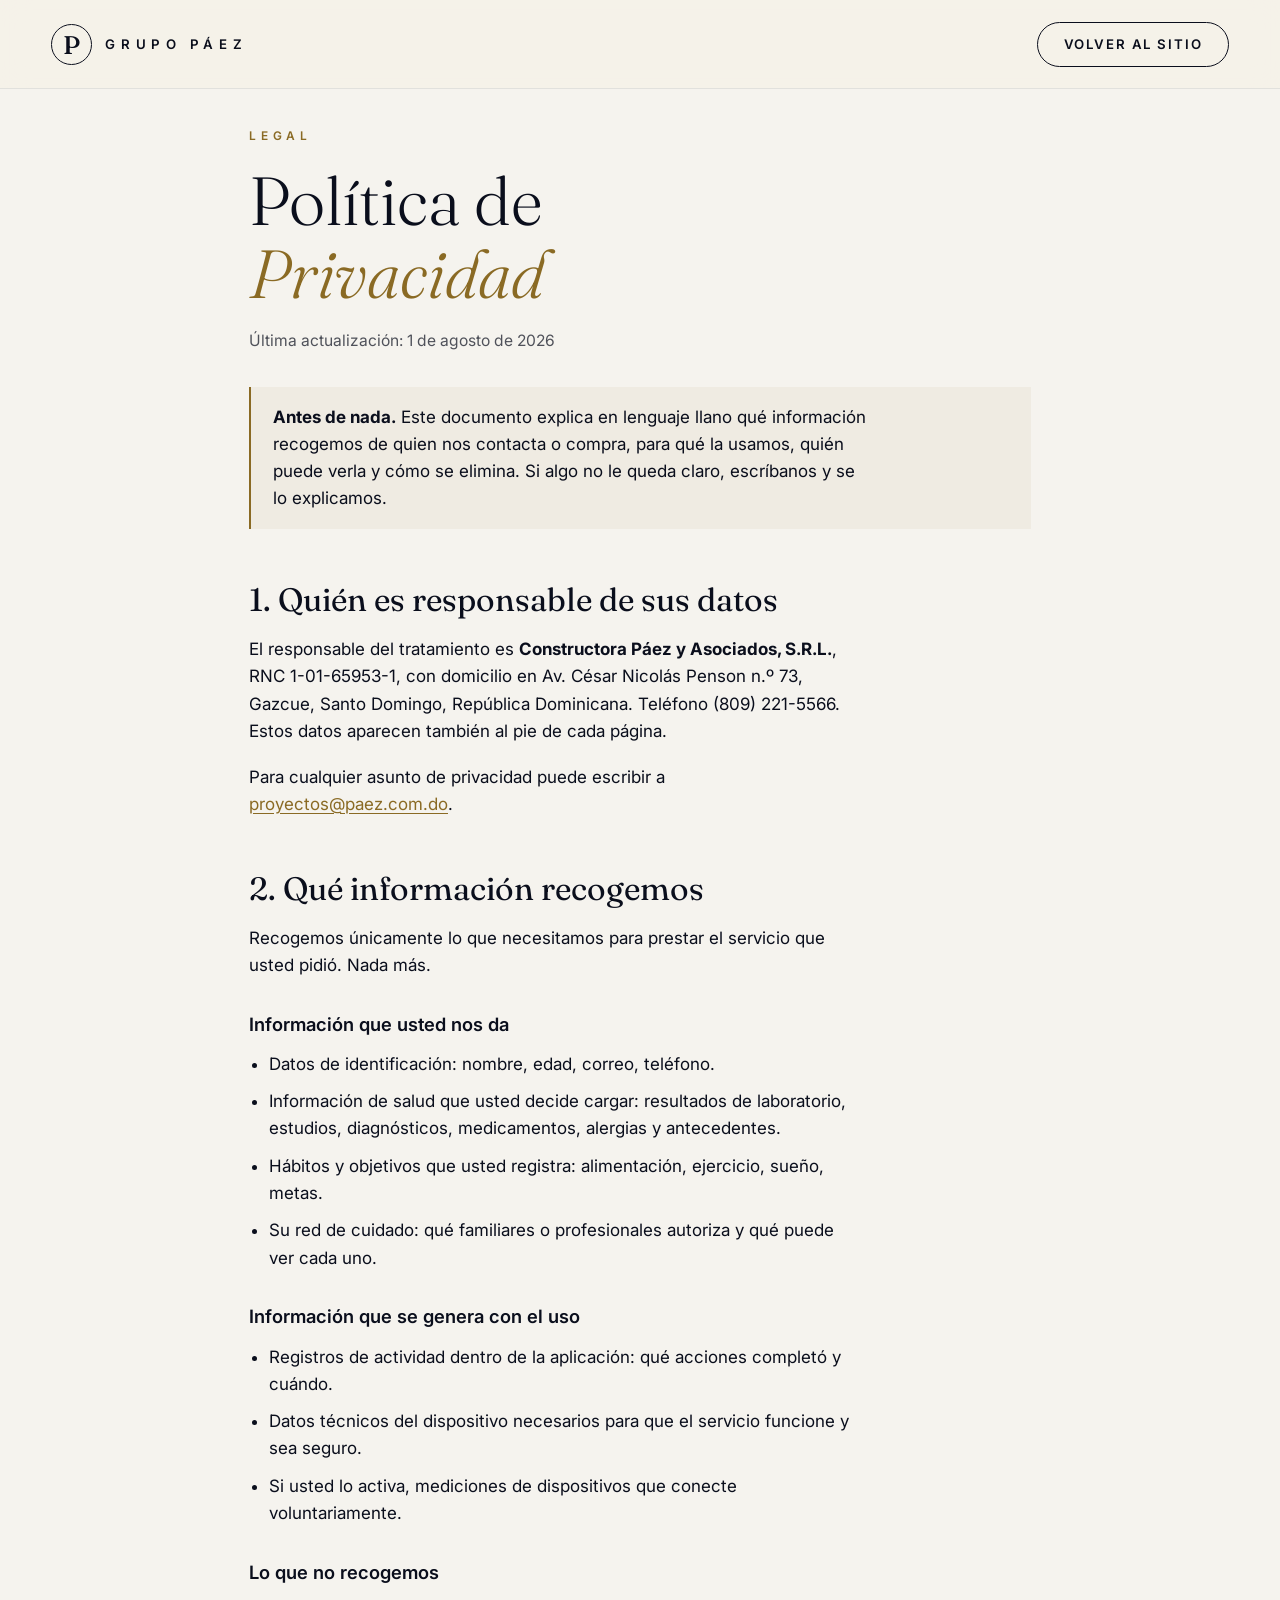
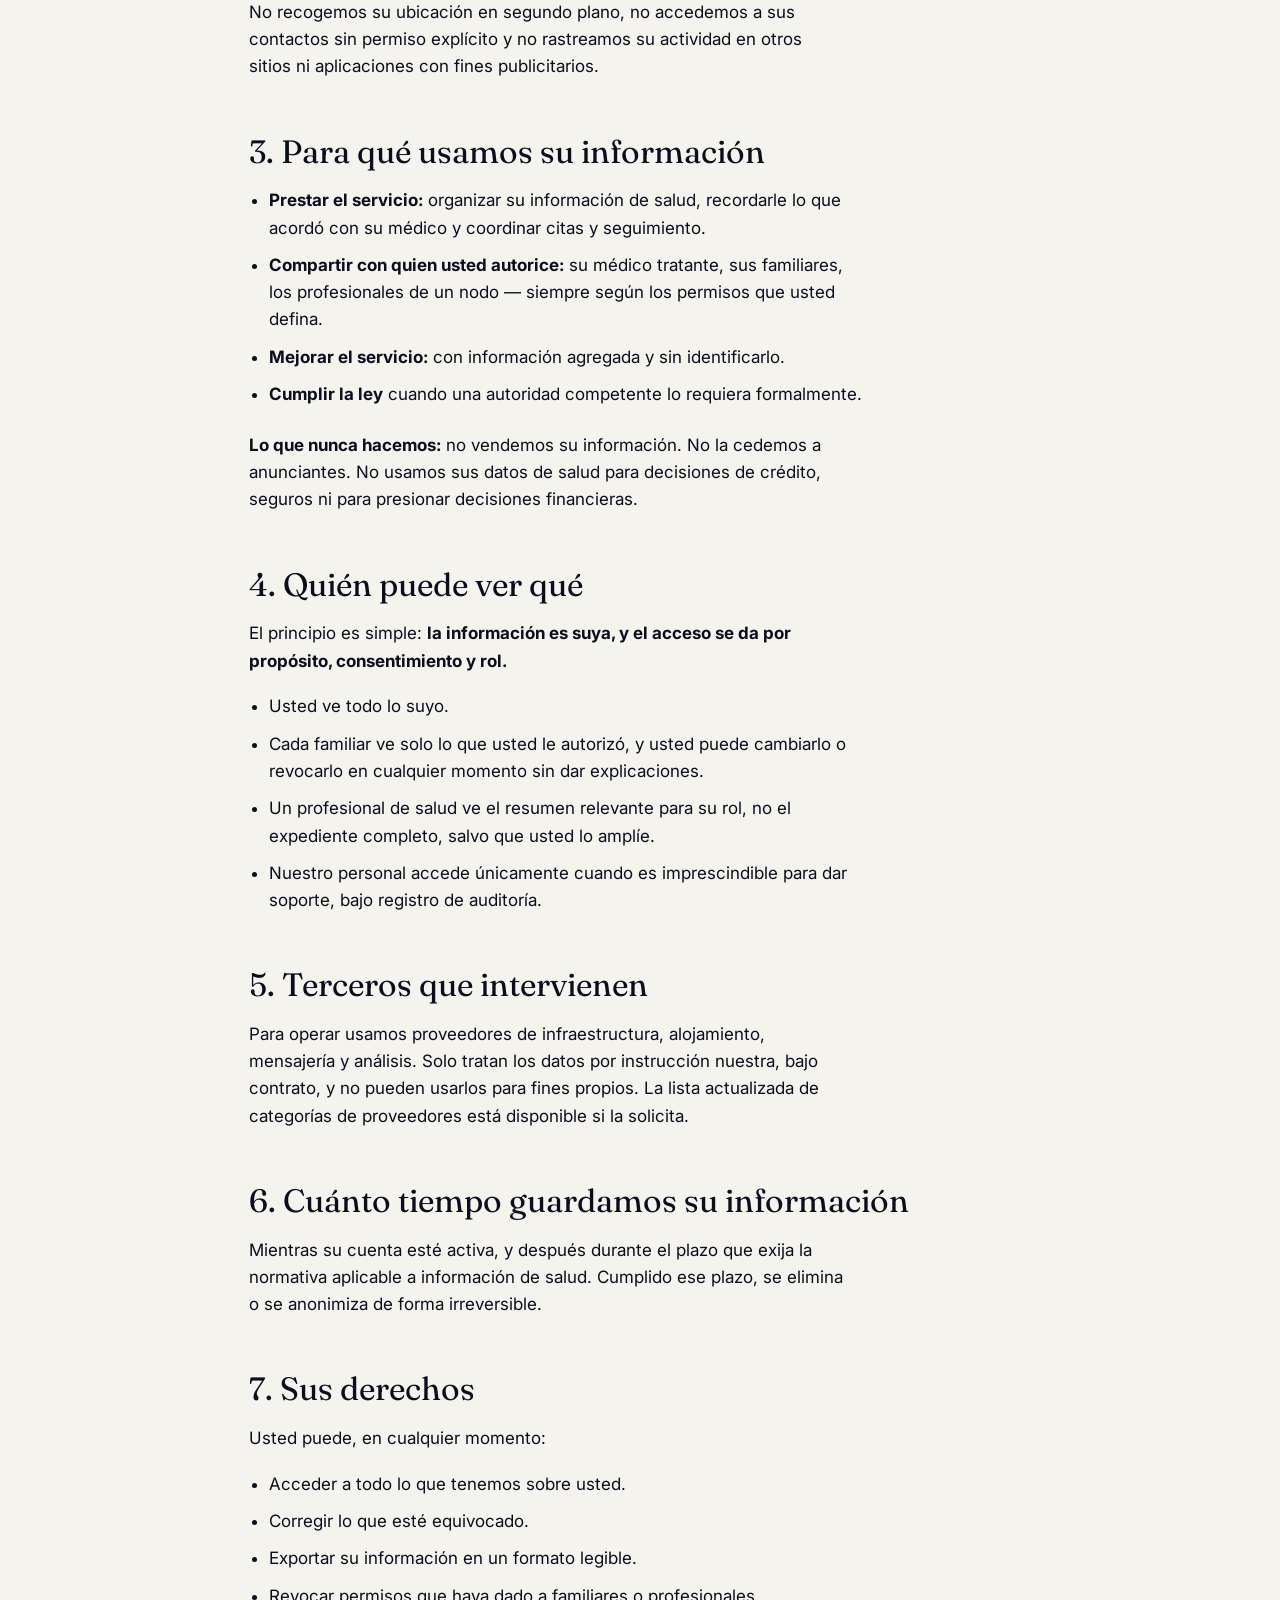
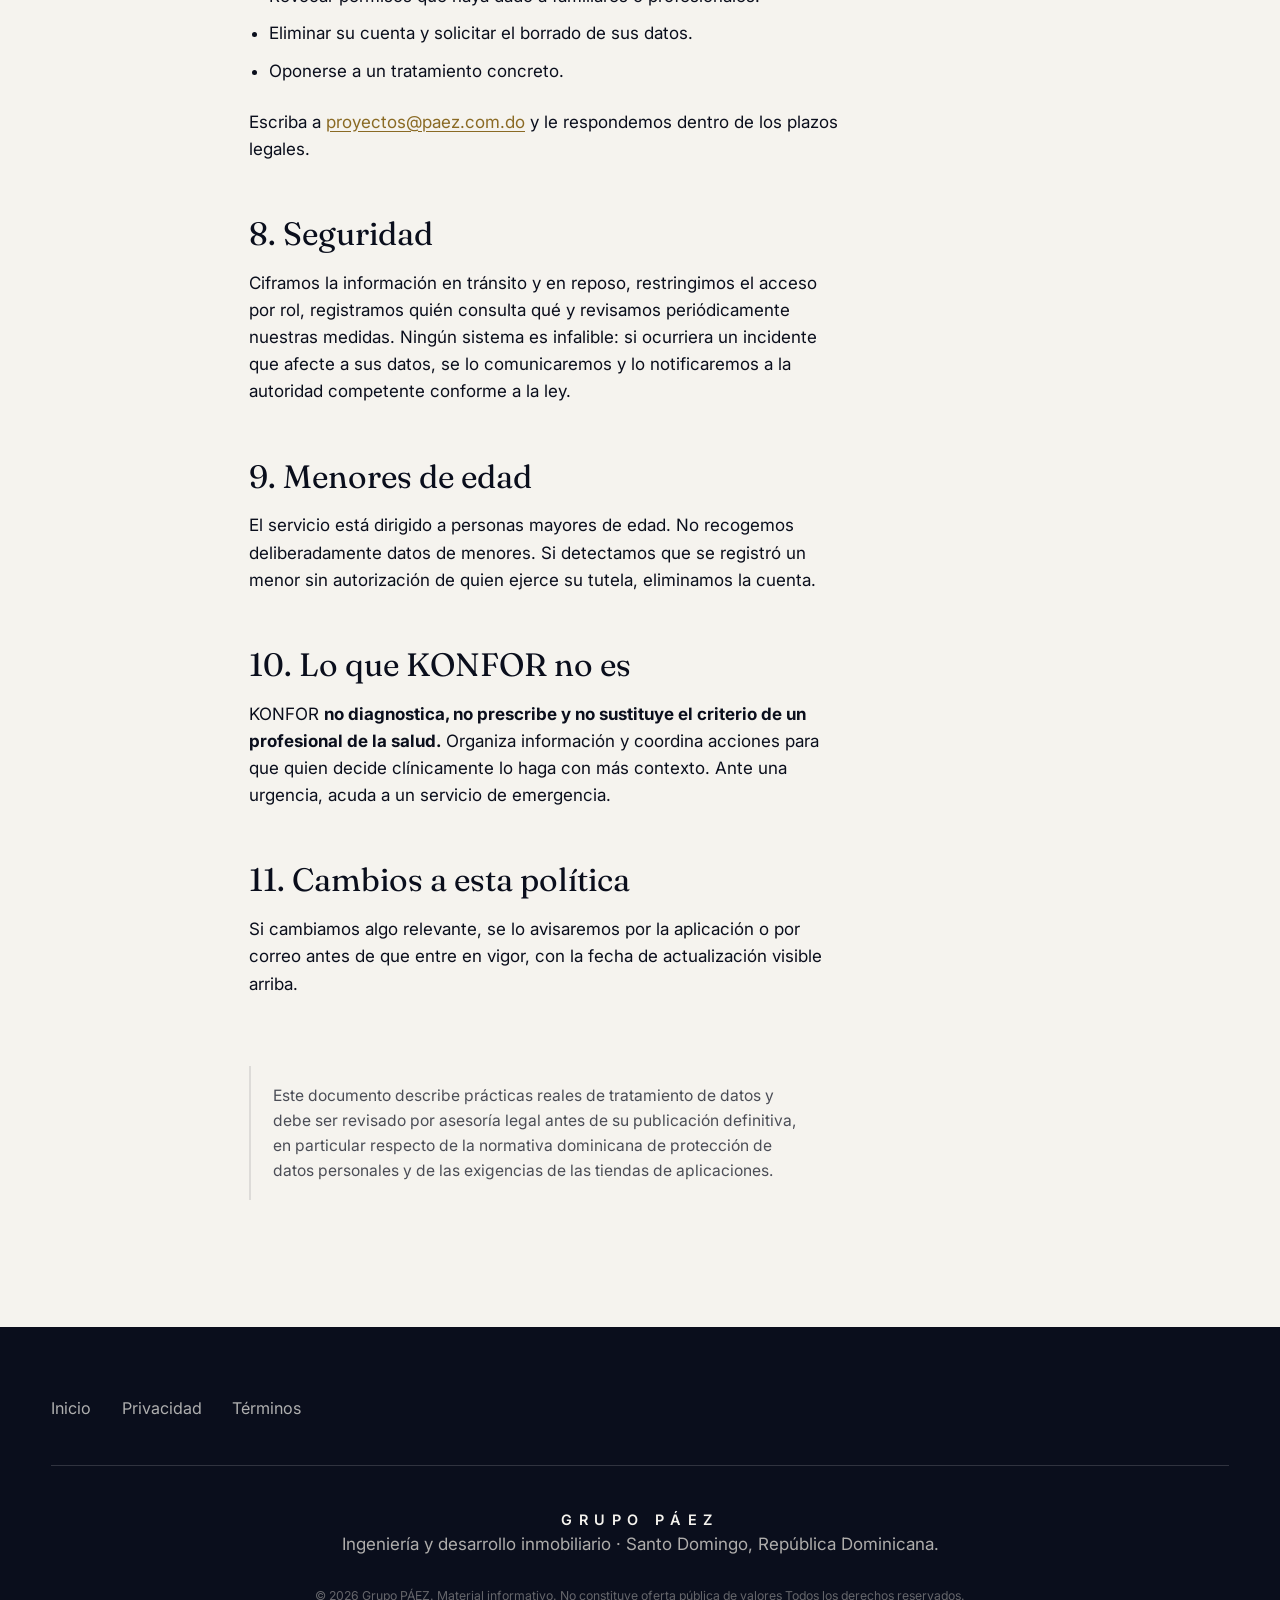
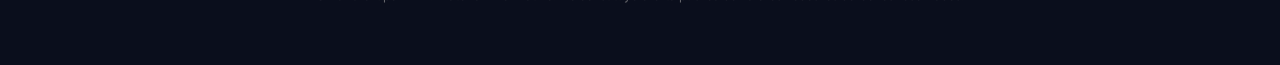
<file: privacidad.html>
<!DOCTYPE html>
<html lang="es">
<head>
<meta charset="UTF-8">
<meta name="viewport" content="width=device-width, initial-scale=1.0">
<title>Política de Privacidad — Grupo PÁEZ</title>
<meta name="description" content="Cómo KONFOR recoge, usa, protege y comparte la información personal y de salud de las personas que usan sus servicios.">
<link rel="canonical" href="https://paez.com.do/privacidad.html">
<meta name="robots" content="index, follow">
<meta name="theme-color" content="#0a0e1c">
<link rel="icon" href="assets/favicon.svg" type="image/svg+xml">
<link rel="preconnect" href="https://fonts.googleapis.com">
<link rel="preconnect" href="https://fonts.gstatic.com" crossorigin>
<link href="https://fonts.googleapis.com/css2?family=Fraunces:opsz,wght@9..144,300;9..144,400&family=Outfit:wght@400;500;600&family=Inter:wght@400;500&display=swap" rel="stylesheet">
<link rel="stylesheet" href="styles.css?v=20260803b">
</head>
<body class="page-legal">
<a class="skip-link" href="#contenido">Ir al contenido</a>

<header class="site-header scrolled">
  <a class="brand" href="index.html">
    <span class="brand-mark">P</span>
    <span class="brand-name">GRUPO PÁEZ</span>
  </a>
  <a class="header-cta" href="index.html">Volver al sitio</a>
</header>

<main id="contenido" class="legal">
  <div class="legal-inner">
    <p class="section-kicker">Legal</p>
    <h1 class="legal-title">Política de<br><span class="accent">Privacidad</span></h1>
    <p class="legal-fecha">Última actualización: 1 de agosto de 2026</p>

    <div class="legal-aviso">
      <p><strong>Antes de nada.</strong> Este documento explica en lenguaje llano qué información recogemos de quien nos contacta o compra, para qué la usamos, quién puede verla y cómo se elimina. Si algo no le queda claro, escríbanos y se lo explicamos.</p>
    </div>

    <h2>1. Quién es responsable de sus datos</h2>
    <p>El responsable del tratamiento es <strong>Constructora Páez y Asociados, S.R.L.</strong>, RNC 1-01-65953-1, con domicilio en Av. César Nicolás Penson n.º 73, Gazcue, Santo Domingo, República Dominicana. Teléfono (809) 221-5566. Estos datos aparecen también al pie de cada página.</p>
    <p>Para cualquier asunto de privacidad puede escribir a <a href="mailto:proyectos@paez.com.do">proyectos@paez.com.do</a>.</p>

    <h2>2. Qué información recogemos</h2>
    <p>Recogemos únicamente lo que necesitamos para prestar el servicio que usted pidió. Nada más.</p>
    <h3>Información que usted nos da</h3>
    <ul>
      <li>Datos de identificación: nombre, edad, correo, teléfono.</li>
      <li>Información de salud que usted decide cargar: resultados de laboratorio, estudios, diagnósticos, medicamentos, alergias y antecedentes.</li>
      <li>Hábitos y objetivos que usted registra: alimentación, ejercicio, sueño, metas.</li>
      <li>Su red de cuidado: qué familiares o profesionales autoriza y qué puede ver cada uno.</li>
    </ul>
    <h3>Información que se genera con el uso</h3>
    <ul>
      <li>Registros de actividad dentro de la aplicación: qué acciones completó y cuándo.</li>
      <li>Datos técnicos del dispositivo necesarios para que el servicio funcione y sea seguro.</li>
      <li>Si usted lo activa, mediciones de dispositivos que conecte voluntariamente.</li>
    </ul>
    <h3>Lo que no recogemos</h3>
    <p>No recogemos su ubicación en segundo plano, no accedemos a sus contactos sin permiso explícito y no rastreamos su actividad en otros sitios ni aplicaciones con fines publicitarios.</p>

    <h2>3. Para qué usamos su información</h2>
    <ul>
      <li><strong>Prestar el servicio:</strong> organizar su información de salud, recordarle lo que acordó con su médico y coordinar citas y seguimiento.</li>
      <li><strong>Compartir con quien usted autorice:</strong> su médico tratante, sus familiares, los profesionales de un nodo — siempre según los permisos que usted defina.</li>
      <li><strong>Mejorar el servicio:</strong> con información agregada y sin identificarlo.</li>
      <li><strong>Cumplir la ley</strong> cuando una autoridad competente lo requiera formalmente.</li>
    </ul>
    <p><strong>Lo que nunca hacemos:</strong> no vendemos su información. No la cedemos a anunciantes. No usamos sus datos de salud para decisiones de crédito, seguros ni para presionar decisiones financieras.</p>

    <h2>4. Quién puede ver qué</h2>
    <p>El principio es simple: <strong>la información es suya, y el acceso se da por propósito, consentimiento y rol.</strong></p>
    <ul>
      <li>Usted ve todo lo suyo.</li>
      <li>Cada familiar ve solo lo que usted le autorizó, y usted puede cambiarlo o revocarlo en cualquier momento sin dar explicaciones.</li>
      <li>Un profesional de salud ve el resumen relevante para su rol, no el expediente completo, salvo que usted lo amplíe.</li>
      <li>Nuestro personal accede únicamente cuando es imprescindible para dar soporte, bajo registro de auditoría.</li>
    </ul>

    <h2>5. Terceros que intervienen</h2>
    <p>Para operar usamos proveedores de infraestructura, alojamiento, mensajería y análisis. Solo tratan los datos por instrucción nuestra, bajo contrato, y no pueden usarlos para fines propios. La lista actualizada de categorías de proveedores está disponible si la solicita.</p>

    <h2>6. Cuánto tiempo guardamos su información</h2>
    <p>Mientras su cuenta esté activa, y después durante el plazo que exija la normativa aplicable a información de salud. Cumplido ese plazo, se elimina o se anonimiza de forma irreversible.</p>

    <h2>7. Sus derechos</h2>
    <p>Usted puede, en cualquier momento:</p>
    <ul>
      <li>Acceder a todo lo que tenemos sobre usted.</li>
      <li>Corregir lo que esté equivocado.</li>
      <li>Exportar su información en un formato legible.</li>
      <li>Revocar permisos que haya dado a familiares o profesionales.</li>
      <li>Eliminar su cuenta y solicitar el borrado de sus datos.</li>
      <li>Oponerse a un tratamiento concreto.</li>
    </ul>
    <p>Escriba a <a href="mailto:proyectos@paez.com.do">proyectos@paez.com.do</a> y le respondemos dentro de los plazos legales.</p>

    <h2>8. Seguridad</h2>
    <p>Ciframos la información en tránsito y en reposo, restringimos el acceso por rol, registramos quién consulta qué y revisamos periódicamente nuestras medidas. Ningún sistema es infalible: si ocurriera un incidente que afecte a sus datos, se lo comunicaremos y lo notificaremos a la autoridad competente conforme a la ley.</p>

    <h2>9. Menores de edad</h2>
    <p>El servicio está dirigido a personas mayores de edad. No recogemos deliberadamente datos de menores. Si detectamos que se registró un menor sin autorización de quien ejerce su tutela, eliminamos la cuenta.</p>

    <h2>10. Lo que KONFOR no es</h2>
    <p>KONFOR <strong>no diagnostica, no prescribe y no sustituye el criterio de un profesional de la salud.</strong> Organiza información y coordina acciones para que quien decide clínicamente lo haga con más contexto. Ante una urgencia, acuda a un servicio de emergencia.</p>

    <h2>11. Cambios a esta política</h2>
    <p>Si cambiamos algo relevante, se lo avisaremos por la aplicación o por correo antes de que entre en vigor, con la fecha de actualización visible arriba.</p>

    <div class="legal-nota">
      <p>Este documento describe prácticas reales de tratamiento de datos y debe ser revisado por asesoría legal antes de su publicación definitiva, en particular respecto de la normativa dominicana de protección de datos personales y de las exigencias de las tiendas de aplicaciones.</p>
    </div>
  </div>
</main>

<footer class="site-footer">
  <nav class="pie-nav" aria-label="Legal">
    <a href="index.html">Inicio</a>
    <a href="privacidad.html">Privacidad</a>
    <a href="terminos.html">Términos</a>
  </nav>
  <div class="footer-inner">
    <div>
      <p class="footer-brand">GRUPO PÁEZ</p>
      <p class="footer-note">Ingeniería y desarrollo inmobiliario · Santo Domingo, República Dominicana.</p>
    </div>
    <p class="footer-legal">© 2026 Grupo PÁEZ. Material informativo. No constituye oferta pública de valores Todos los derechos reservados.</p>
  </div>
</footer>
<script src="atribucion.js?v=20260803a" defer></script>
</body>
</html>
</file>
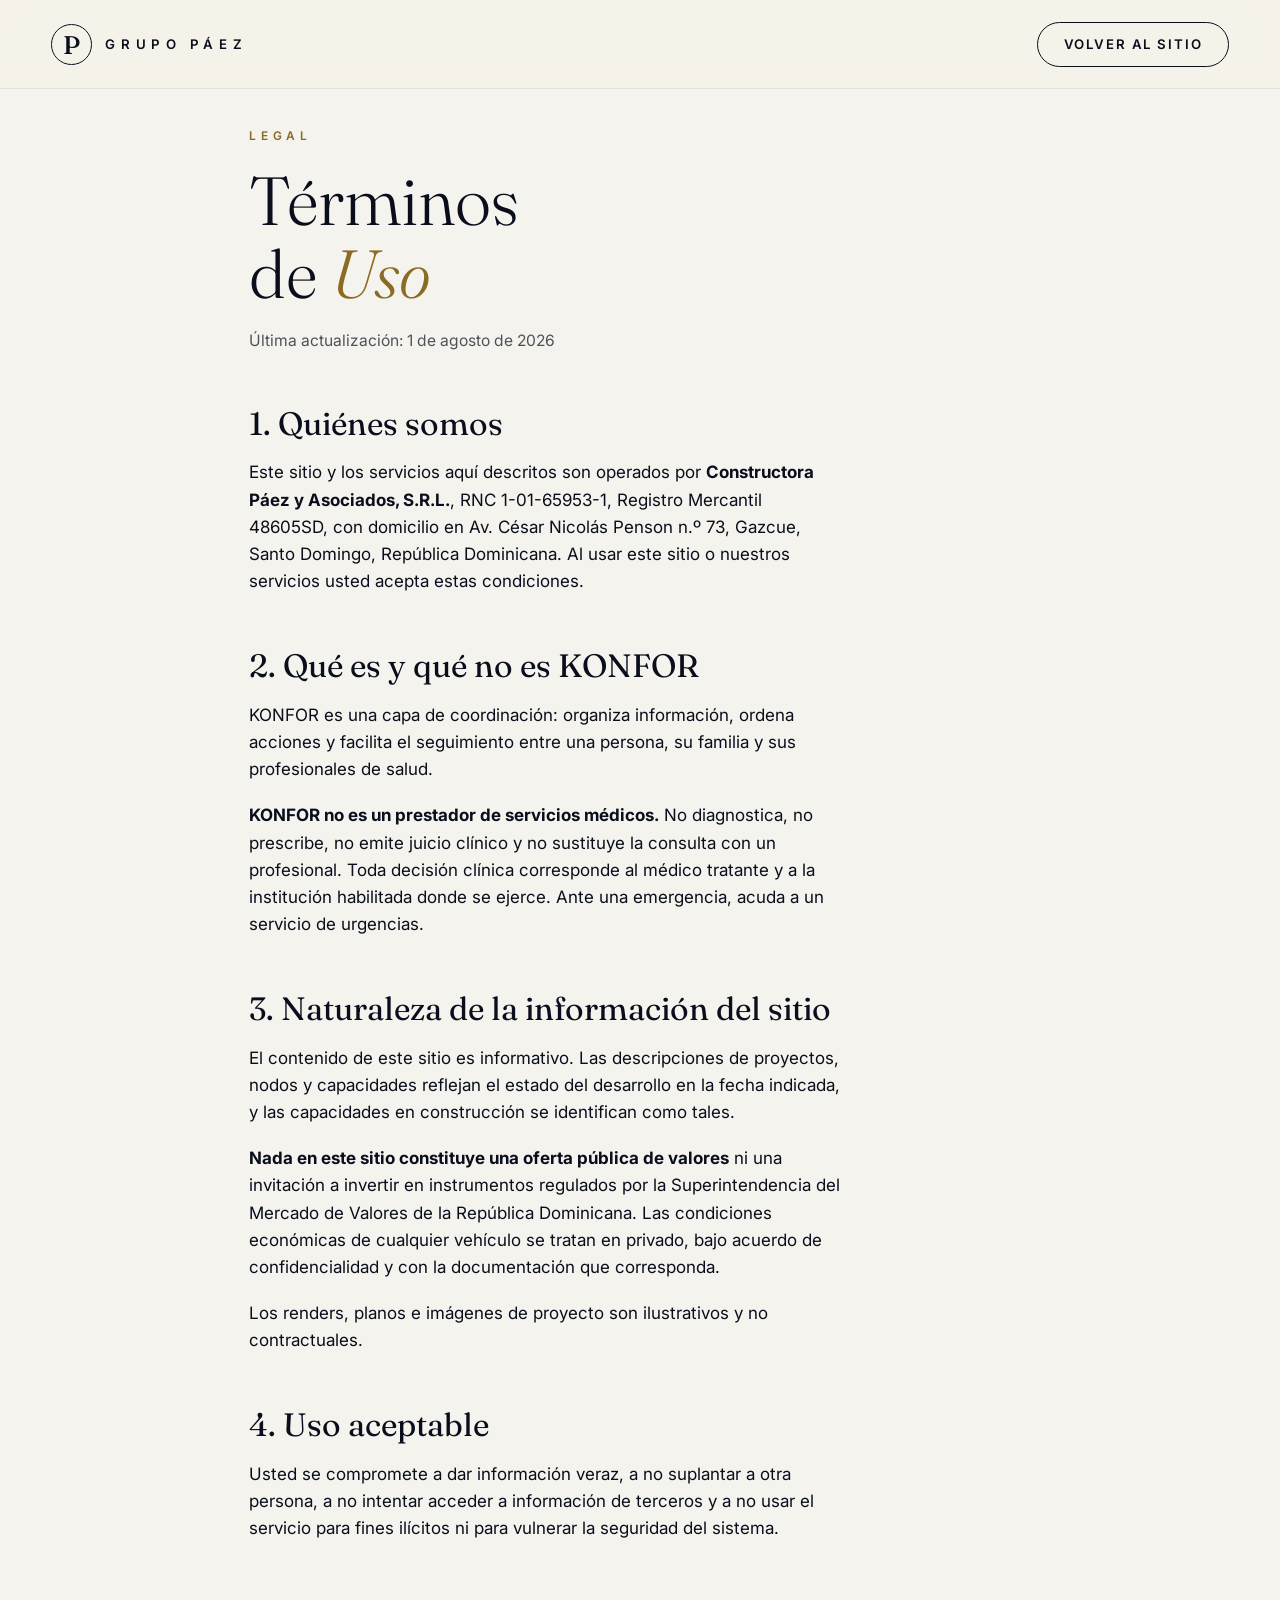
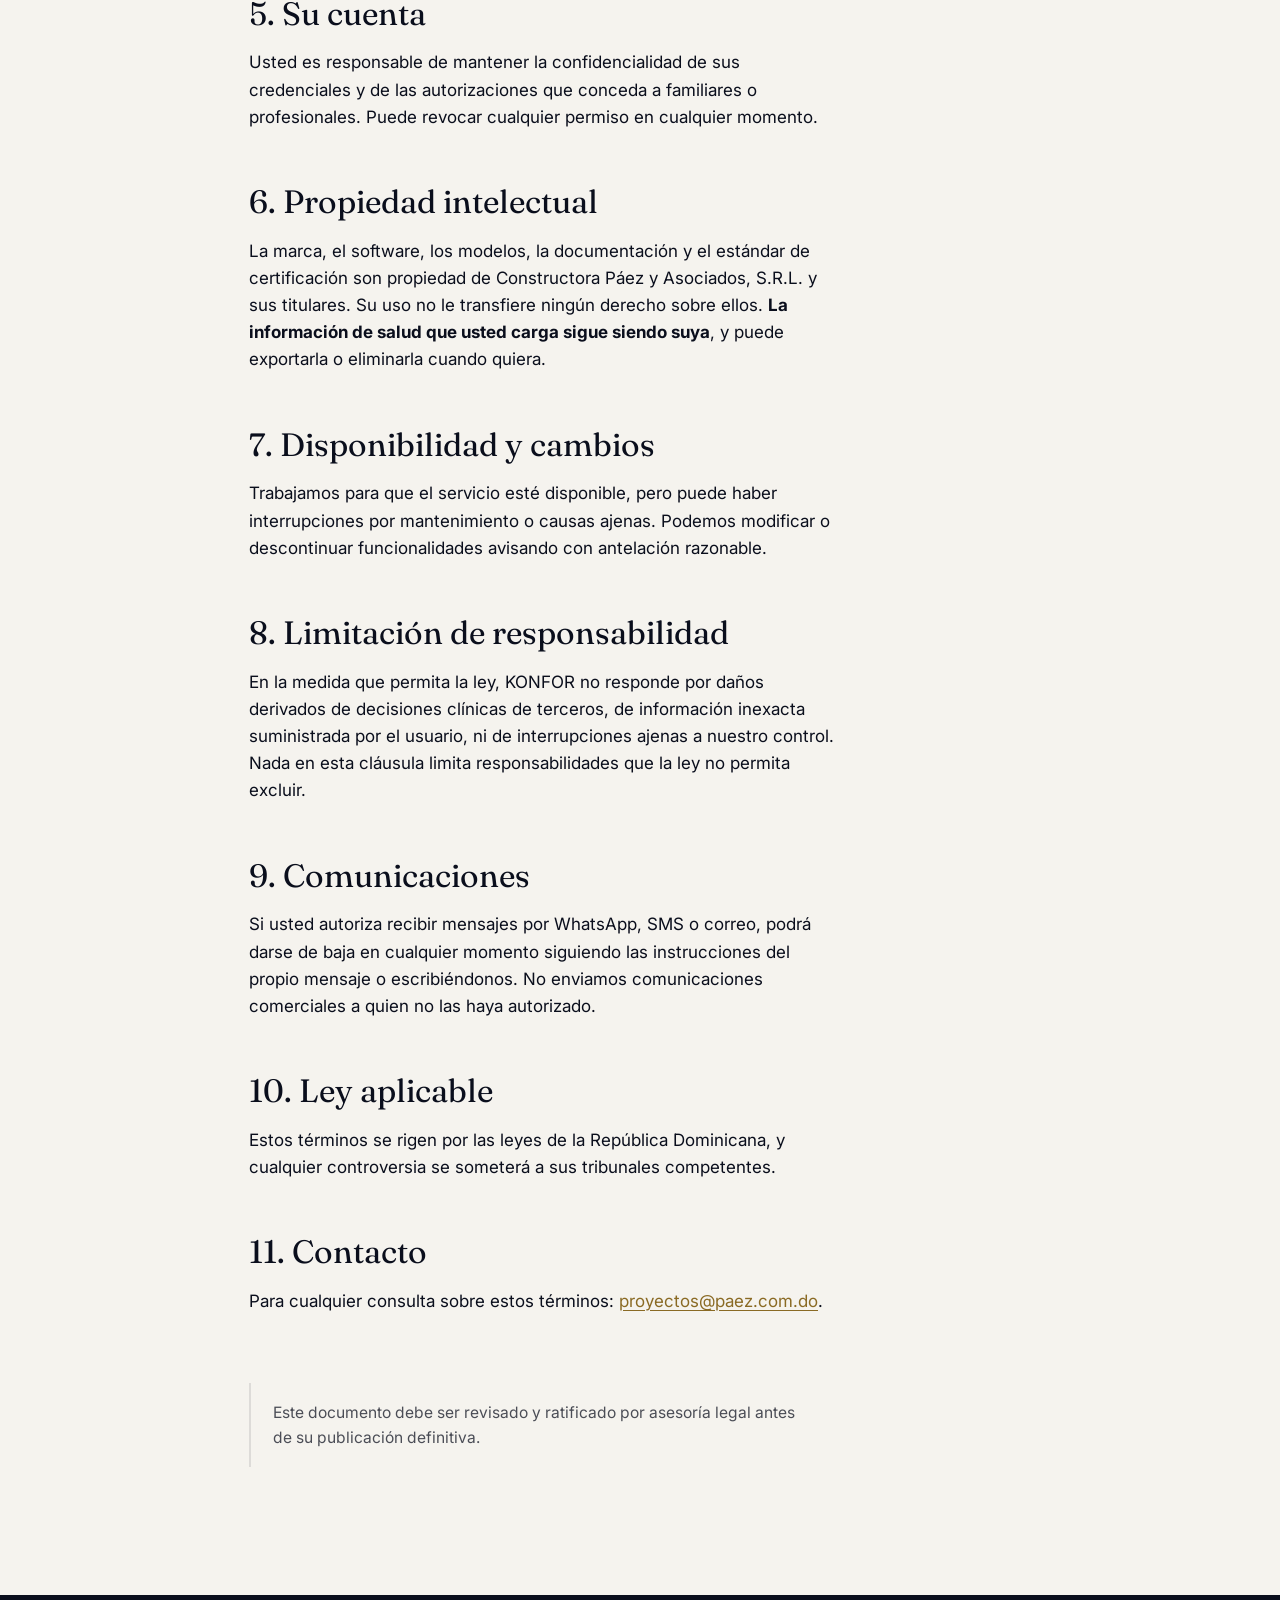
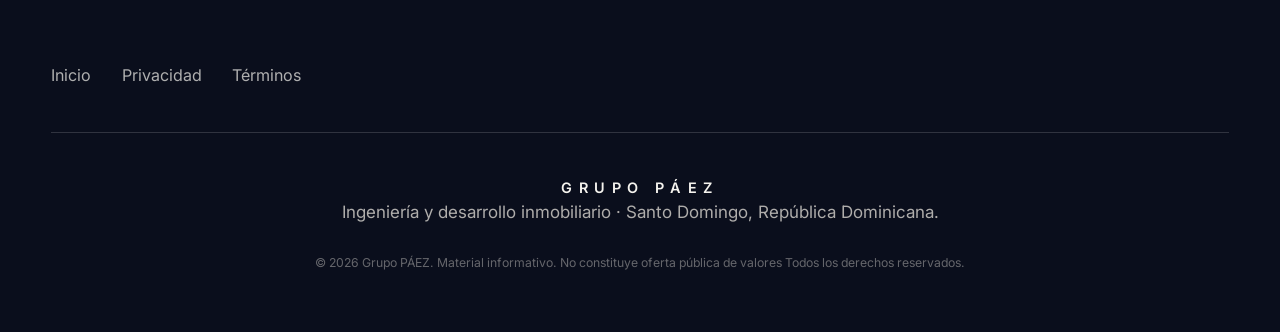
<file: terminos.html>
<!DOCTYPE html>
<html lang="es">
<head>
<meta charset="UTF-8">
<meta name="viewport" content="width=device-width, initial-scale=1.0">
<title>Términos de Uso — Grupo PÁEZ</title>
<meta name="description" content="Condiciones de uso del sitio y los servicios de KONFOR, incluidos los límites de lo que el sistema hace y no hace.">
<link rel="canonical" href="https://paez.com.do/terminos.html">
<meta name="robots" content="index, follow">
<meta name="theme-color" content="#0a0e1c">
<link rel="icon" href="assets/favicon.svg" type="image/svg+xml">
<link rel="preconnect" href="https://fonts.googleapis.com">
<link rel="preconnect" href="https://fonts.gstatic.com" crossorigin>
<link href="https://fonts.googleapis.com/css2?family=Fraunces:opsz,wght@9..144,300;9..144,400&family=Outfit:wght@400;500;600&family=Inter:wght@400;500&display=swap" rel="stylesheet">
<link rel="stylesheet" href="styles.css?v=20260803b">
</head>
<body class="page-legal">
<a class="skip-link" href="#contenido">Ir al contenido</a>

<header class="site-header scrolled">
  <a class="brand" href="index.html">
    <span class="brand-mark">P</span>
    <span class="brand-name">GRUPO PÁEZ</span>
  </a>
  <a class="header-cta" href="index.html">Volver al sitio</a>
</header>

<main id="contenido" class="legal">
  <div class="legal-inner">
    <p class="section-kicker">Legal</p>
    <h1 class="legal-title">Términos<br>de <span class="accent">Uso</span></h1>
    <p class="legal-fecha">Última actualización: 1 de agosto de 2026</p>

    <h2>1. Quiénes somos</h2>
    <p>Este sitio y los servicios aquí descritos son operados por <strong>Constructora Páez y Asociados, S.R.L.</strong>, RNC 1-01-65953-1, Registro Mercantil 48605SD, con domicilio en Av. César Nicolás Penson n.º 73, Gazcue, Santo Domingo, República Dominicana. Al usar este sitio o nuestros servicios usted acepta estas condiciones.</p>

    <h2>2. Qué es y qué no es KONFOR</h2>
    <p>KONFOR es una capa de coordinación: organiza información, ordena acciones y facilita el seguimiento entre una persona, su familia y sus profesionales de salud.</p>
    <p><strong>KONFOR no es un prestador de servicios médicos.</strong> No diagnostica, no prescribe, no emite juicio clínico y no sustituye la consulta con un profesional. Toda decisión clínica corresponde al médico tratante y a la institución habilitada donde se ejerce. Ante una emergencia, acuda a un servicio de urgencias.</p>

    <h2>3. Naturaleza de la información del sitio</h2>
    <p>El contenido de este sitio es informativo. Las descripciones de proyectos, nodos y capacidades reflejan el estado del desarrollo en la fecha indicada, y las capacidades en construcción se identifican como tales.</p>
    <p><strong>Nada en este sitio constituye una oferta pública de valores</strong> ni una invitación a invertir en instrumentos regulados por la Superintendencia del Mercado de Valores de la República Dominicana. Las condiciones económicas de cualquier vehículo se tratan en privado, bajo acuerdo de confidencialidad y con la documentación que corresponda.</p>
    <p>Los renders, planos e imágenes de proyecto son ilustrativos y no contractuales.</p>

    <h2>4. Uso aceptable</h2>
    <p>Usted se compromete a dar información veraz, a no suplantar a otra persona, a no intentar acceder a información de terceros y a no usar el servicio para fines ilícitos ni para vulnerar la seguridad del sistema.</p>

    <h2>5. Su cuenta</h2>
    <p>Usted es responsable de mantener la confidencialidad de sus credenciales y de las autorizaciones que conceda a familiares o profesionales. Puede revocar cualquier permiso en cualquier momento.</p>

    <h2>6. Propiedad intelectual</h2>
    <p>La marca, el software, los modelos, la documentación y el estándar de certificación son propiedad de Constructora Páez y Asociados, S.R.L. y sus titulares. Su uso no le transfiere ningún derecho sobre ellos. <strong>La información de salud que usted carga sigue siendo suya</strong>, y puede exportarla o eliminarla cuando quiera.</p>

    <h2>7. Disponibilidad y cambios</h2>
    <p>Trabajamos para que el servicio esté disponible, pero puede haber interrupciones por mantenimiento o causas ajenas. Podemos modificar o descontinuar funcionalidades avisando con antelación razonable.</p>

    <h2>8. Limitación de responsabilidad</h2>
    <p>En la medida que permita la ley, KONFOR no responde por daños derivados de decisiones clínicas de terceros, de información inexacta suministrada por el usuario, ni de interrupciones ajenas a nuestro control. Nada en esta cláusula limita responsabilidades que la ley no permita excluir.</p>

    <h2>9. Comunicaciones</h2>
    <p>Si usted autoriza recibir mensajes por WhatsApp, SMS o correo, podrá darse de baja en cualquier momento siguiendo las instrucciones del propio mensaje o escribiéndonos. No enviamos comunicaciones comerciales a quien no las haya autorizado.</p>

    <h2>10. Ley aplicable</h2>
    <p>Estos términos se rigen por las leyes de la República Dominicana, y cualquier controversia se someterá a sus tribunales competentes.</p>

    <h2>11. Contacto</h2>
    <p>Para cualquier consulta sobre estos términos: <a href="mailto:proyectos@paez.com.do">proyectos@paez.com.do</a>.</p>

    <div class="legal-nota">
      <p>Este documento debe ser revisado y ratificado por asesoría legal antes de su publicación definitiva.</p>
    </div>
  </div>
</main>

<footer class="site-footer">
  <nav class="pie-nav" aria-label="Legal">
    <a href="index.html">Inicio</a>
    <a href="privacidad.html">Privacidad</a>
    <a href="terminos.html">Términos</a>
  </nav>
  <div class="footer-inner">
    <div>
      <p class="footer-brand">GRUPO PÁEZ</p>
      <p class="footer-note">Ingeniería y desarrollo inmobiliario · Santo Domingo, República Dominicana.</p>
    </div>
    <p class="footer-legal">© 2026 Grupo PÁEZ. Material informativo. No constituye oferta pública de valores Todos los derechos reservados.</p>
  </div>
</footer>
<script src="atribucion.js?v=20260803a" defer></script>
</body>
</html>
</file>
<file: styles.css>
/* ============================================================
   GRUPO PÁEZ — experiencia inmersiva
   Paleta: marfil cálido / tinta profunda / cobre
   ============================================================ */

:root {
  --ivory: #f5f3ee;
  --ivory-2: #ece8df;
  --ink: #0a0e1c;
  --ink-soft: #3a3f52;
  /* #a8853b con blanco encima daba 3.36:1. #8a6a24 lo sube a 4.8:1. */
  --copper: #8a6a24;
  --copper-deco: #a8853b;
  --copper-soft: #c9a96a;
  --white: #fdfcf9;
  --serif: "Fraunces", Georgia, serif;
  --sans: "Inter", -apple-system, "Helvetica Neue", sans-serif;
  --ease-out: cubic-bezier(0.16, 1, 0.3, 1);
}

* { margin: 0; padding: 0; box-sizing: border-box; }

/* clip, no hidden: hidden en html rompe position:sticky */
html { scroll-behavior: smooth; overflow-x: clip; }
@media (prefers-reduced-motion: reduce) {
  html { scroll-behavior: auto; }
  *, *::before, *::after { animation-duration: 0.01ms !important; transition-duration: 0.01ms !important; }
}

body {
  font-family: var(--sans);
  background: var(--ivory);
  color: var(--ink);
  -webkit-font-smoothing: antialiased;
  line-height: 1.6;
}

img { max-width: 100%; display: block; }
a { color: inherit; text-decoration: none; }

::selection { background: var(--copper); color: var(--white); }

/* ---------- Preloader ---------- */
.preloader {
  position: fixed; inset: 0; z-index: 200;
  background: var(--ink);
  display: flex; flex-direction: column; align-items: center; justify-content: center;
  gap: 1.2rem;
  transition: opacity 0.9s var(--ease-out), visibility 0.9s;
}
.preloader.done { opacity: 0; visibility: hidden; }
.preloader-mark { position: relative; }
.preloader-letter {
  font-family: var(--serif);
  font-size: 5rem; font-weight: 300;
  color: var(--ivory);
}
.preloader-line {
  position: absolute; left: 50%; bottom: -0.4rem;
  transform: translateX(-50%);
  width: 0; height: 1px; background: var(--copper);
  animation: preline 1.4s var(--ease-out) forwards 0.2s;
}
@keyframes preline { to { width: 120%; } }
.preloader-word {
  font-size: 0.72rem; letter-spacing: 0.55em; text-indent: 0.55em;
  color: rgba(245, 241, 232, 0.55);
  animation: prefade 1.2s var(--ease-out) forwards 0.5s;
  opacity: 0;
}
@keyframes prefade { to { opacity: 1; } }

/* ---------- Progress + chapter nav ---------- */
.progress-bar {
  position: fixed; top: 0; left: 0; z-index: 120;
  width: 0%; height: 2px;
  background: linear-gradient(90deg, var(--copper), var(--copper-soft));
}
.chapter-nav {
  position: fixed; right: 2rem; top: 50%; z-index: 110;
  transform: translateY(-50%);
  display: flex; flex-direction: column; gap: 1.1rem;
}
.chapter-nav a { display: flex; align-items: center; gap: 0.6rem; flex-direction: row-reverse; }
.chapter-nav i {
  width: 7px; height: 7px; border-radius: 50%;
  background: transparent; border: 1px solid var(--ink-soft);
  transition: all 0.4s var(--ease-out);
  display: block;
}
.chapter-nav a span {
  font-size: 0.62rem; letter-spacing: 0.18em; text-transform: uppercase;
  color: var(--ink-soft); opacity: 0;
  transform: translateX(6px);
  transition: all 0.4s var(--ease-out);
}
.chapter-nav a:hover span, .chapter-nav a.active span { opacity: 1; transform: none; }
.chapter-nav a.active i { background: var(--copper); border-color: var(--copper); transform: scale(1.35); }
.chapter-nav.on-dark i { border-color: rgba(245,241,232,0.6); }
.chapter-nav.on-dark a span { color: rgba(245,241,232,0.75); }

/* ---------- Header ---------- */
.site-header {
  position: fixed; top: 0; left: 0; right: 0; z-index: 100;
  display: flex; align-items: center; justify-content: space-between;
  padding: 1.4rem 3rem;
  transition: background 0.5s, box-shadow 0.5s, padding 0.5s;
}
.site-header.scrolled {
  background: rgba(245, 241, 232, 0.86);
  backdrop-filter: blur(14px);
  -webkit-backdrop-filter: blur(14px);
  padding: 0.9rem 3rem;
  box-shadow: 0 1px 0 rgba(10, 14, 28, 0.08);
}
.brand { display: flex; align-items: center; gap: 0.8rem; }
.brand-mark {
  font-family: var(--serif); font-size: 1.5rem; font-weight: 500;
  width: 2.4rem; height: 2.4rem;
  display: grid; place-items: center;
  border: 1px solid currentColor; border-radius: 50%;
}
.brand-name { font-size: 0.78rem; letter-spacing: 0.42em; font-weight: 600; white-space: nowrap; }
.site-header:not(.scrolled) { color: var(--white); }
.site-header.scrolled { color: var(--ink); }
.header-cta {
  font-size: 0.78rem; letter-spacing: 0.14em; text-transform: uppercase; font-weight: 600;
  padding: 0.65rem 1.5rem;
  border: 1px solid currentColor; border-radius: 99px;
  transition: all 0.35s var(--ease-out);
}
.header-cta:hover { background: var(--copper); border-color: var(--copper); color: var(--white); }

/* ---------- Botones ---------- */
.btn {
  display: inline-block;
  font-size: 0.8rem; font-weight: 600; letter-spacing: 0.14em; text-transform: uppercase;
  padding: 1.05rem 2.4rem; border-radius: 99px;
  transition: transform 0.35s var(--ease-out), background 0.35s, color 0.35s, border-color 0.35s;
  will-change: transform;
}
.btn-solid { background: var(--copper); color: var(--white); }
.btn-solid:hover { background: var(--ink); }
.btn-ghost { border: 1px solid rgba(253, 252, 249, 0.55); color: var(--white); }
.btn-ghost:hover { background: rgba(253, 252, 249, 0.14); }
.btn-lg { font-size: 0.95rem; padding: 1.25rem 3rem; text-transform: none; letter-spacing: 0.03em; }

/* ---------- Tipografía de sección ---------- */
.section-kicker {
  font-size: 0.7rem; letter-spacing: 0.4em; text-transform: uppercase;
  color: var(--copper); font-weight: 600;
  margin-bottom: 1.6rem;
}
.section-title {
  font-family: var(--serif);
  font-size: clamp(2.4rem, 5vw, 4.2rem);
  font-weight: 400; line-height: 1.08;
  letter-spacing: -0.01em;
}
.section-title .accent, .accent { color: var(--copper); font-style: italic; }
.section-body {
  font-size: 1.02rem; color: var(--ink-soft);
  max-width: 34rem; margin-top: 1.4rem;
}

/* ---------- Hero ---------- */
.hero {
  position: relative; min-height: 100svh;
  display: flex; align-items: flex-end;
  color: var(--white);
  overflow: hidden;
}
.hero-media { position: absolute; inset: 0; }
.hero-img {
  width: 100%; height: 100%; object-fit: cover;
  transform: scale(1.12);
  animation: heroZoom 8s var(--ease-out) forwards;
}
@keyframes heroZoom { to { transform: scale(1.02); } }
.hero-veil {
  position: absolute; inset: 0;
  background:
    linear-gradient(180deg, rgba(10,14,28,0.35) 0%, rgba(10,14,28,0.05) 40%, rgba(10,14,28,0.82) 100%);
}
.hero-content {
  position: relative; z-index: 2;
  padding: 0 3rem 7.5rem;
  max-width: 68rem;
}
.hero-kicker span { font-size: 0.75rem; letter-spacing: 0.4em; text-transform: uppercase; opacity: 0.85; }
.hero-title {
  font-family: var(--serif);
  font-weight: 300;
  font-size: clamp(3rem, 8.2vw, 7rem);
  line-height: 1.02;
  letter-spacing: -0.015em;
  margin: 1.6rem 0 1.8rem;
}
.hero-title-line { display: block; overflow: hidden; }
.hero-title-line > span { display: block; transform: translateY(110%); animation: riseUp 1.1s var(--ease-out) forwards; }
.hero-title-line:nth-child(1) > span { animation-delay: 1.15s; }
.hero-title-line:nth-child(2) > span { animation-delay: 1.28s; }
.hero-title-line:nth-child(3) > span { animation-delay: 1.41s; }
@keyframes riseUp { to { transform: translateY(0); } }
.reveal-line { overflow: hidden; display: block; }
.reveal-line > span { display: block; transform: translateY(110%); opacity: 0; animation: riseSoft 1s var(--ease-out) forwards 1.7s; }
.hero-kicker > span { animation-delay: 1.05s; }
@keyframes riseSoft { to { transform: translateY(0); opacity: 1; } }
.hero-sub { max-width: 30rem; font-size: 1.05rem; font-weight: 300; opacity: 0.92; }
.hero-actions { display: flex; gap: 1rem; margin-top: 2.4rem; flex-wrap: wrap; opacity: 0; animation: prefade 1s var(--ease-out) forwards 2.1s; }
.hero-scrollcue {
  position: absolute; bottom: 2.2rem; right: 3rem; z-index: 2;
  display: flex; flex-direction: column; align-items: center; gap: 0.7rem;
  opacity: 0; animation: prefade 1s forwards 2.6s;
}
.hero-scrollcue span {
  width: 1px; height: 52px;
  background: rgba(253,252,249,0.5);
  position: relative; overflow: hidden;
}
.hero-scrollcue span::after {
  content: ""; position: absolute; left: 0; top: -50%;
  width: 100%; height: 50%;
  background: var(--white);
  animation: scrollDrop 1.8s ease-in-out infinite;
}
@keyframes scrollDrop { to { top: 110%; } }
.hero-scrollcue p { font-size: 0.62rem; letter-spacing: 0.35em; text-transform: uppercase; opacity: 0.8; }

/* ---------- Manifiesto ---------- */
.manifesto {
  background: var(--ink);
  color: var(--ivory);
  padding: clamp(7rem, 16vh, 12rem) 3rem;
  display: flex; justify-content: center;
}
.manifesto-inner { max-width: 62rem; }
.manifesto .section-kicker { color: var(--copper-soft); }
.manifesto-text {
  font-family: var(--serif);
  font-weight: 300;
  font-size: clamp(1.7rem, 3.6vw, 3.1rem);
  line-height: 1.32;
  letter-spacing: 0.002em;
}
.manifesto-text em { color: var(--copper-soft); }
.manifesto-text .w { opacity: 0.16; transition: opacity 0.5s var(--ease-out); display: inline; }
.manifesto-text .w.lit { opacity: 1; }
.manifesto-sign { display: flex; align-items: center; gap: 1.2rem; margin-top: 3.5rem; }
.sign-line { width: 64px; height: 1px; background: var(--copper-soft); display: block; }
.manifesto-sign p { font-size: 0.75rem; letter-spacing: 0.3em; text-transform: uppercase; opacity: 0.65; }

/* ---------- Legado ---------- */
.legacy { padding: clamp(6rem, 14vh, 10rem) 3rem; }
.legacy-grid {
  max-width: 76rem; margin: 0 auto;
  display: grid; grid-template-columns: 1.2fr 1fr; gap: 5rem;
  align-items: start;
}
.legacy-stats {
  display: grid; grid-template-columns: 1fr 1fr; gap: 2.6rem 2rem;
  padding-top: 1rem;
}
.stat { border-top: 1px solid rgba(10,14,28,0.18); padding-top: 1.3rem; }
.stat-num {
  font-family: var(--serif);
  font-size: clamp(2.6rem, 4.5vw, 3.8rem);
  font-weight: 400; color: var(--copper);
  display: block; line-height: 1;
}
.stat-label { font-size: 0.82rem; color: var(--ink-soft); display: block; margin-top: 0.6rem; max-width: 13rem; }

/* ---------- Memoria de obra ---------- */
.record { padding: clamp(6rem, 14vh, 10rem) 3rem; }
.record-head { max-width: 76rem; margin: 0 auto 3.5rem; }
.record-totals {
  max-width: 76rem; margin: 0 auto 3rem;
  display: grid; grid-template-columns: repeat(4, 1fr); gap: 1.5rem;
  border-top: 1px solid rgba(10,14,28,0.16);
  border-bottom: 1px solid rgba(10,14,28,0.16);
  padding: 2rem 0;
}
.rt-num {
  font-family: var(--serif); font-size: clamp(1.9rem, 3.4vw, 2.9rem);
  font-weight: 400; color: var(--copper); display: block; line-height: 1;
  font-variant-numeric: tabular-nums;
}
.rt-label { font-size: 0.78rem; color: var(--ink-soft); display: block; margin-top: 0.5rem; max-width: 12rem; }

.record-filters {
  max-width: 76rem; margin: 0 auto 2.2rem;
  display: flex; flex-wrap: wrap; gap: 0.6rem;
}
.rf {
  font-family: inherit; font-size: 0.74rem; letter-spacing: 0.12em; text-transform: uppercase;
  font-weight: 600; color: var(--ink-soft);
  background: transparent; border: 1px solid rgba(10,14,28,0.2);
  border-radius: 99px; padding: 0.55rem 1.2rem;
  cursor: pointer;
  transition: all 0.3s var(--ease-out);
}
.rf:hover { border-color: var(--copper); color: var(--copper); }
.rf.active { background: var(--ink); border-color: var(--ink); color: var(--ivory); }

.record-list {
  max-width: 76rem; margin: 0 auto;
  display: grid; grid-template-columns: repeat(3, 1fr); gap: 1.4rem;
}
.rec {
  border: 1px solid rgba(10,14,28,0.14);
  background: var(--white);
  padding: 1.7rem 1.6rem 1.5rem;
  display: flex; flex-direction: column;
  transition: opacity 0.4s var(--ease-out), transform 0.4s var(--ease-out), border-color 0.4s, box-shadow 0.4s;
}
.rec:hover { border-color: var(--copper); box-shadow: 0 14px 40px -26px rgba(10,14,28,0.5); }
.rec--major { grid-column: span 2; }
.rec.is-hidden { display: none; }
.rec-status {
  display: flex; align-items: center; gap: 0.5rem;
  font-size: 0.68rem; letter-spacing: 0.2em; text-transform: uppercase;
  color: var(--ink-soft); font-weight: 600;
}
.dot { width: 7px; height: 7px; border-radius: 50%; display: block; }
.dot--done { background: var(--ink-soft); }
.dot--live { background: var(--copper); box-shadow: 0 0 0 3px rgba(168,133,59,0.2); }
.rec-name { font-family: var(--serif); font-weight: 400; font-size: 1.5rem; margin: 0.9rem 0 0.3rem; line-height: 1.15; }
.rec-type { font-size: 0.8rem; color: var(--copper); font-weight: 600; letter-spacing: 0.04em; }
.rec-data { margin: 1.3rem 0 0; display: grid; gap: 0.7rem; }
.rec-data > div { display: grid; grid-template-columns: 7.5rem 1fr; gap: 0.8rem; align-items: baseline; }
.rec-data dt {
  font-size: 0.66rem; letter-spacing: 0.16em; text-transform: uppercase;
  color: var(--ink-soft); font-weight: 600;
}
.rec-data dd { margin: 0; font-size: 0.9rem; }
.rec-note {
  margin-top: 1.1rem; font-size: 0.82rem; color: var(--ink-soft);
  border-left: 2px solid var(--copper); padding-left: 0.8rem;
}
.rec-map {
  margin-top: auto; padding-top: 1.2rem;
  font-size: 0.75rem; letter-spacing: 0.08em; color: var(--ink-soft);
  transition: color 0.3s;
}
.rec-map:hover { color: var(--copper); }
.record-empty { max-width: 76rem; margin: 2rem auto 0; color: var(--ink-soft); }

/* ---------- El rango ---------- */
.range { background: var(--ink); color: var(--ivory); padding: clamp(6rem, 14vh, 10rem) 3rem; }
.range-inner { max-width: 76rem; margin: 0 auto; }
.range .section-kicker { color: var(--copper-soft); }
.range .section-body { color: rgba(245,243,238,0.72); max-width: 44rem; }
.range-scale { margin-top: 4rem; display: grid; gap: 1.1rem; }
.rs {
  display: grid; grid-template-columns: 15rem 1fr 15rem;
  gap: 1.5rem; align-items: center;
  border-top: 1px solid rgba(245,243,238,0.14);
  padding-top: 1.1rem;
}
.rs-tag { font-size: 0.95rem; font-weight: 500; }
.rs-bar { height: 2px; background: rgba(245,243,238,0.14); position: relative; overflow: hidden; }
.rs-bar::after {
  content: ""; position: absolute; inset: 0 100% 0 0;
  background: linear-gradient(90deg, var(--copper), var(--copper-soft));
  transition: right 1.1s var(--ease-out);
}
.rs.in-view .rs-bar::after { right: 0; }
.rs:nth-child(2) .rs-bar::after { transition-delay: 0.1s; }
.rs:nth-child(3) .rs-bar::after { transition-delay: 0.2s; }
.rs:nth-child(4) .rs-bar::after { transition-delay: 0.3s; }
.rs:nth-child(5) .rs-bar::after { transition-delay: 0.4s; }
.rs-ex { font-size: 0.8rem; color: rgba(245,243,238,0.6); text-align: right; }

/* ---------- Proyectos ---------- */
.projects { background: var(--ivory-2); padding: clamp(6rem, 14vh, 10rem) 0 4rem; }
.projects-head { max-width: 76rem; margin: 0 auto 5rem; padding: 0 3rem; }
.project {
  max-width: 88rem; margin: 0 auto;
  display: grid; grid-template-columns: 1.15fr 1fr;
  align-items: center;
  gap: clamp(2rem, 5vw, 5rem);
  padding: clamp(3rem, 8vh, 6rem) 3rem;
}
.project--alt { grid-template-columns: 1fr 1.15fr; }
.project--alt .project-media { order: 2; }
.project--alt .project-info { order: 1; }
.project-media {
  overflow: hidden; border-radius: 4px;
  aspect-ratio: 4 / 3;
  clip-path: inset(0 0 100% 0);
  transition: clip-path 1.2s var(--ease-out);
}
.project.in-view .project-media { clip-path: inset(0 0 0% 0); }
.project-media img {
  width: 100%; height: 116%; object-fit: cover;
  will-change: transform;
}
.project-index {
  font-family: var(--serif); font-style: italic;
  font-size: 1rem; color: var(--copper);
  display: block; margin-bottom: 1rem;
}
.project-name {
  font-family: var(--serif);
  font-size: clamp(2.2rem, 4.4vw, 3.6rem);
  font-weight: 400; line-height: 1.05;
}
.project-tag {
  font-size: 0.72rem; letter-spacing: 0.24em; text-transform: uppercase;
  color: var(--copper); font-weight: 600;
  margin: 1.1rem 0 1.4rem;
}
.project-desc { color: var(--ink-soft); max-width: 30rem; }
.project-facts { list-style: none; margin-top: 2rem; display: grid; gap: 0.85rem; }
.project-facts li {
  display: flex; justify-content: space-between; gap: 2rem;
  border-bottom: 1px solid rgba(10,14,28,0.14);
  padding-bottom: 0.85rem;
  font-size: 0.88rem;
}
.project-facts strong { font-weight: 600; letter-spacing: 0.05em; }
.project-facts span { color: var(--ink-soft); text-align: right; }
.project-info { opacity: 0; transform: translateY(34px); transition: opacity 0.9s var(--ease-out), transform 0.9s var(--ease-out); }
.project.in-view .project-info { opacity: 1; transform: none; }

/* ---------- Método ---------- */
.method { background: var(--ink); color: var(--ivory); padding: clamp(6rem, 15vh, 11rem) 3rem; }
.method-inner { max-width: 76rem; margin: 0 auto; }
.method .section-kicker { color: var(--copper-soft); }
.method-steps {
  display: grid; grid-template-columns: repeat(2, 1fr);
  gap: 3.2rem 4rem; margin-top: 4.5rem;
}
.method-step {
  border-top: 1px solid rgba(245,241,232,0.16);
  padding-top: 1.6rem;
  opacity: 0; transform: translateY(28px);
  transition: opacity 0.8s var(--ease-out), transform 0.8s var(--ease-out);
}
.method-step.in-view { opacity: 1; transform: none; }
.method-num { font-family: var(--serif); font-style: italic; color: var(--copper-soft); }
.method-step h3 { font-family: var(--serif); font-weight: 400; font-size: 1.6rem; margin: 0.7rem 0 0.8rem; }
.method-step p { color: rgba(245,241,232,0.72); font-size: 0.95rem; max-width: 26rem; }

/* ---------- Galería de vida ---------- */
.gallery { padding: clamp(6rem, 14vh, 10rem) 3rem; background: var(--ivory-2); }
.gallery-head { max-width: 76rem; margin: 0 auto 4rem; }
.gallery-grid {
  max-width: 76rem; margin: 0 auto;
  display: grid;
  grid-template-columns: repeat(3, 1fr);
  gap: 1.6rem;
}
.gfig { position: relative; overflow: hidden; border-radius: 3px; margin: 0; }
.gfig--tall { grid-row: span 2; }
.gfig--wide { grid-column: span 2; }
.gfig img {
  width: 100%; height: 100%; object-fit: cover;
  transition: transform 1.4s var(--ease-out);
}
.gfig:hover img { transform: scale(1.05); }
.gfig figcaption {
  position: absolute; left: 0; right: 0; bottom: 0;
  padding: 3.5rem 1.4rem 1.3rem;
  font-family: var(--serif); font-size: 1.02rem; font-style: italic;
  color: var(--white);
  background: linear-gradient(180deg, transparent, rgba(10,14,28,0.88));
}
.gfig--tall img { min-height: 30rem; }
.gfig img { min-height: 15rem; }

/* ---------- Banda visual ---------- */
.band { position: relative; height: 88svh; overflow: hidden; display: flex; align-items: center; justify-content: center; }
.band img { position: absolute; inset: 0; width: 100%; height: 120%; object-fit: cover; }
.band::after { content: ""; position: absolute; inset: 0; background: rgba(10,14,28,0.55); }
.band-quote { position: relative; z-index: 2; max-width: 52rem; padding: 0 3rem; text-align: center; }
.band-quote blockquote {
  font-family: var(--serif); font-weight: 300; font-style: italic;
  font-size: clamp(1.5rem, 3.2vw, 2.6rem);
  line-height: 1.35; color: var(--white);
}

/* ---------- Contacto ---------- */
.contact { padding: clamp(7rem, 16vh, 12rem) 3rem; text-align: center; }
.contact-inner { max-width: 60rem; margin: 0 auto; }
.contact-title {
  font-family: var(--serif); font-weight: 400;
  font-size: clamp(2.4rem, 5.5vw, 4.6rem); line-height: 1.08;
}
.contact-sub { color: var(--ink-soft); margin: 1.6rem auto 2.8rem; max-width: 32rem; }
.contact-cols {
  display: grid; grid-template-columns: repeat(3, 1fr); gap: 2.5rem;
  margin-top: 5rem; text-align: left;
}
.contact-cols > div { border-top: 1px solid rgba(10,14,28,0.16); padding-top: 1.2rem; }
.contact-cols h4 { font-size: 0.78rem; letter-spacing: 0.22em; text-transform: uppercase; color: var(--copper); }
.contact-cols p { font-size: 0.9rem; color: var(--ink-soft); margin-top: 0.6rem; }

/* ---------- Footer ---------- */
.site-footer { background: var(--ink); color: rgba(245,241,232,0.7); padding: 3.5rem 3rem; }
.footer-inner { max-width: 76rem; margin: 0 auto; text-align: center; display: grid; gap: 0.6rem; }
.footer-brand { letter-spacing: 0.45em; font-weight: 600; color: var(--ivory); font-size: 0.85rem; }
.footer-line { font-size: 0.82rem; }
.footer-legal { font-size: 0.72rem; opacity: 0.55; margin-top: 1rem; }

/* ---------- Reveal genérico ---------- */
[data-reveal] { opacity: 0; transform: translateY(30px); transition: opacity 0.9s var(--ease-out), transform 0.9s var(--ease-out); }
[data-reveal].in-view { opacity: 1; transform: none; }

/* ---------- Responsive ---------- */
@media (max-width: 900px) {
  .site-header { padding: 1.1rem 1.4rem; }
  .site-header.scrolled { padding: 0.8rem 1.4rem; }
  .chapter-nav { display: none; }
  .hero-content { padding: 0 1.6rem 6rem; }
  .hero-scrollcue { right: 1.6rem; }
  .manifesto, .legacy, .method, .contact { padding-left: 1.6rem; padding-right: 1.6rem; }
  .legacy-grid { grid-template-columns: 1fr; gap: 3rem; }
  .projects-head { padding: 0 1.6rem; margin-bottom: 2rem; }
  .project, .project--alt { grid-template-columns: 1fr; padding: 2.5rem 1.6rem; gap: 1.8rem; }
  .project--alt .project-media { order: 0; }
  .project--alt .project-info { order: 1; }
  .method-steps { grid-template-columns: 1fr; gap: 2.4rem; }
  .contact-cols { grid-template-columns: 1fr; gap: 1.8rem; }
  .band { height: 60svh; }
  .gallery { padding-left: 1.6rem; padding-right: 1.6rem; }
  .gallery-head { margin-bottom: 2.2rem; }
  .gallery-grid { grid-template-columns: 1fr; gap: 1.1rem; }
  .gfig--tall { grid-row: auto; }
  .gfig--wide { grid-column: auto; }
  .gfig--tall img, .gfig img { min-height: 14rem; max-height: 20rem; }
  .record, .range { padding-left: 1.6rem; padding-right: 1.6rem; }
  .record-totals { grid-template-columns: 1fr 1fr; gap: 1.6rem; }
  .record-list { grid-template-columns: 1fr; }
  .rec--major { grid-column: auto; }
  .rec-data > div { grid-template-columns: 6.5rem 1fr; }
  .rs { grid-template-columns: 1fr; gap: 0.45rem; }
  .rs-bar { display: none; }
  .rs-ex { text-align: left; }
}

/* Viewports bajos (teléfono en horizontal): el hero debe caber sin recortarse */
@media (max-height: 600px) {
  /* El hero crece con su contenido en vez de recortarlo */
  .hero { min-height: auto; }
  .hero-title { font-size: clamp(1.9rem, 6vw, 3rem); margin: 0.8rem 0 0.9rem; }
  .hero-content { padding-bottom: 3rem; padding-top: 6.5rem; }
  .hero-kicker span { font-size: 0.62rem; letter-spacing: 0.25em; }
  .hero-sub { font-size: 0.9rem; }
  .hero-actions { margin-top: 1.2rem; }
  .btn { padding: 0.8rem 1.6rem; font-size: 0.72rem; }
  .hero-scrollcue { display: none; }
}

/* ============================================================
   ESCENA A SANGRE — una imagen, una línea
   ============================================================ */
.escena {
  position: relative; min-height: 88svh;
  display: grid; place-items: center;
  overflow: hidden; background: var(--ink);
}
.escena-img {
  position: absolute; inset: 0; width: 100%; height: 100%;
  object-fit: cover; transform: scale(1.06);
  transition: transform 1.6s var(--ease-out);
}
.escena.in-view .escena-img { transform: scale(1); }
.escena-veil {
  position: absolute; inset: 0;
  background: linear-gradient(90deg, rgba(10,14,28,0.9) 0%, rgba(10,14,28,0.6) 45%, rgba(10,14,28,0.2) 100%);
}
.escena-inner {
  position: relative; z-index: 2;
  max-width: min(42rem, calc(100% - 5rem));
  margin-right: auto; margin-left: clamp(1.6rem, 8vw, 7rem);
  color: var(--white);
  opacity: 0; transform: translateY(26px);
  transition: opacity 0.9s var(--ease-out) 0.15s, transform 0.9s var(--ease-out) 0.15s;
}
.escena.in-view .escena-inner { opacity: 1; transform: none; }
.escena-eyebrow {
  font-size: 0.7rem; letter-spacing: 0.34em; text-transform: uppercase;
  color: var(--copper-soft); font-weight: 600; margin-bottom: 1.4rem;
}
.escena-title {
  font-family: var(--serif); font-weight: 300;
  font-size: clamp(2.1rem, 5.2vw, 4rem);
  line-height: 1.08; letter-spacing: -0.015em;
}
.escena-title em { color: var(--copper-soft); font-style: italic; }
.escena-sub { margin-top: 1.6rem; color: rgba(253,252,249,0.76); font-size: 1.02rem; max-width: 30rem; }

@media (max-width: 900px) {
  .escena { min-height: 74svh; }
  .escena-inner { margin-left: 1.4rem; max-width: calc(100% - 2.8rem); }
}

/* Enlace a KONFOR dentro del método */
.metodo-link {
  color: var(--copper-soft);
  border-bottom: 1px solid rgba(201,169,106,0.4);
  padding-bottom: 1px; transition: border-color 0.3s;
}
.metodo-link:hover { border-color: var(--copper-soft); }

/* Barra de contacto: aparece sola cuando existen los datos */
.contacto-barra { display: flex; gap: 0.8rem; justify-content: center; flex-wrap: wrap; margin-top: 1.6rem; }
.contacto-barra:empty { display: none; }
.cta-wa, .cta-tel {
  font-size: 0.84rem; font-weight: 600; letter-spacing: 0.04em;
  padding: 0.9rem 1.8rem; border-radius: 99px;
  border: 1px solid rgba(10,14,28,0.14);
  transition: all 0.3s var(--ease-out);
}
.cta-wa { background: #25d366; color: #06301a; border-color: transparent; }
.cta-tel:hover { border-color: var(--copper); color: var(--copper); }

/* ============================================================
   CICLO 2 — corrección tipográfica medida
   ============================================================ */
body { font-size: 17px; }
.section-body, .escena-sub, .hero-sub { font-size: 1.06rem; }
.project-desc, .method-step p, .rs-ex, .contact-cols p { font-size: 0.98rem; }
.rt-label, .stat-label, .rec-data dd, .rec-note, .rec-type { font-size: 0.92rem; }

/* Áreas táctiles */
.brand { padding: 0.5rem 0; min-height: 44px; }
.rf { min-height: 44px; }
.rec-map { display: inline-block; min-height: 44px; padding-top: 1.2rem; }
.metodo-link { display: inline-block; min-height: 44px; padding: 0.5rem 0; }

/* ============================================================
   CICLO 3 — cobre legible
   El cobre decorativo se mantiene donde no carga texto.
   ============================================================ */
.dot--live { background: var(--copper-deco); box-shadow: 0 0 0 3px rgba(168,133,59,0.2); }
.progress-bar { background: linear-gradient(90deg, var(--copper-deco), var(--copper-soft)); }
.escena-title em, .hero-title .accent { color: var(--copper-soft); }

/* ============================================================
   CICLO 4 — navegación en móvil
   La espina de capítulos se ocultaba bajo 960px y dejaba el
   sitio con dos enlaces para 21 pantallas de recorrido.
   ============================================================ */
.pie-nav {
  max-width: 76rem; margin: 0 auto 2.5rem;
  display: flex; flex-wrap: wrap; gap: 0.4rem 1.8rem;
  padding-bottom: 2rem;
  border-bottom: 1px solid rgba(245,243,238,0.16);
}
.pie-nav a {
  font-size: 0.95rem; color: rgba(245,243,238,0.7);
  min-height: 44px; display: inline-flex; align-items: center;
  transition: color 0.3s;
}
.pie-nav a:hover { color: var(--copper-soft); }

.skip-link {
  position: fixed; top: -100px; left: 1rem; z-index: 300;
  background: var(--ink); color: var(--ivory);
  padding: 0.9rem 1.4rem; border-radius: 99px;
  font-size: 0.9rem; transition: top 0.2s var(--ease-out);
}
.skip-link:focus { top: 1rem; }

a:focus-visible, button:focus-visible {
  outline: 2px solid var(--copper);
  outline-offset: 3px; border-radius: 4px;
}
.hero a:focus-visible, .escena a:focus-visible,
.band a:focus-visible, .site-footer a:focus-visible { outline-color: var(--copper-soft); }

/* El velo del hero caía a 0.05 justo donde se apoyan la marca
   y el remate dorado: ahí no se leían. */
.hero-veil {
  background: linear-gradient(180deg, rgba(10,14,28,0.62) 0%, rgba(10,14,28,0.34) 40%, rgba(10,14,28,0.85) 100%);
}

/* Filtros y enlaces de mapa a 44px reales */
.rf { min-height: 44px; padding: 0.7rem 1.2rem; font-size: 0.78rem; }
.rec-map { min-height: 44px; display: inline-flex; align-items: center; font-size: 0.85rem; }

/* ============================================================
   CICLO 7 — la raíz, no el cuerpo
   ============================================================ */
html { font-size: 17px; }
body { font-size: 1rem; }
.escena-title, .section-title, .contact-title, .hero-title { line-height: 1.1; }
.header-cta, .btn { min-height: 44px; display: inline-flex; align-items: center; justify-content: center; }

/* ============================================================
   CICLO 8 — cuerpo y medida en móvil
   ============================================================ */
.project-desc, .method-step p, .contact-cols p, .rec-data dd { font-size: 1rem; }
.rt-label, .stat-label, .rec-note { font-size: 0.97rem; }
@media (max-width: 700px) {
  .rec, .project, .method-step { padding-left: 1.15rem; padding-right: 1.15rem; }
  .record, .range, .projects, .method, .contact, .legacy { padding-left: 1.1rem; padding-right: 1.1rem; }
  .escena-inner { margin-left: 1.1rem; max-width: calc(100% - 2.2rem); }
}

/* Misma calibración: 54ch ≈ 66 caracteres reales en esta familia. */
.section-body, .escena-sub, .hero-sub, .contact-sub { max-width: 54ch; }
.project-desc, .method-step p, .contact-cols p { max-width: 50ch; }

/* Los puntos de capítulo medían 7px y el enlace 17 de alto:
   imposible de acertar con el dedo en tableta. */
.chapter-nav a { min-height: 44px; align-items: center; }
.chapter-nav i { width: 9px; height: 9px; }
.manifesto-text { line-height: 1.22; }

/* Tercer estado: en plano. Un proyecto en mesa de dibujo no se
   evalúa igual que una obra levantándose — decirlo es parte de
   la disciplina de no prometer de más. */
.dot--plano { background: transparent; border: 1.5px solid var(--ink-soft); }

/* ============================================================
   PÁGINAS LEGALES
   Documento de lectura larga: medida estrecha, jerarquía clara
   y nada que distraiga. Lo exigen Play Store, App Store, Meta
   y Google Ads, así que tienen que leerse de verdad.
   ============================================================ */
.page-legal { padding-top: 0; }
.legal { padding: clamp(7rem, 14vh, 10rem) 1.4rem 5rem; }
.legal-inner { max-width: 46rem; margin: 0 auto; }
.legal-title {
  font-family: var(--serif); font-weight: 300;
  font-size: clamp(2.4rem, 6vw, 4rem); line-height: 1.08;
  margin-bottom: 1rem;
}
.legal-fecha { font-size: 0.92rem; opacity: 0.7; margin-bottom: 3rem; }
.legal h2 {
  font-family: var(--serif); font-weight: 400;
  font-size: clamp(1.4rem, 3vw, 1.9rem);
  margin: 3rem 0 1rem; line-height: 1.2;
}
.legal h3 { font-size: 1.08rem; font-weight: 600; margin: 1.8rem 0 0.7rem; }
.legal p { margin-bottom: 1.1rem; max-width: 54ch; }
.legal ul { margin: 0 0 1.4rem 1.2rem; max-width: 54ch; }
.legal li { margin-bottom: 0.6rem; }
.legal a { text-decoration: underline; text-underline-offset: 3px; }
.legal-aviso, .legal-nota {
  border-left: 2px solid currentColor;
  padding: 1rem 0 1rem 1.3rem;
  margin: 2rem 0 2.5rem;
}
.legal-aviso p, .legal-nota p { margin: 0; }
.legal-nota { margin-top: 4rem; font-size: 0.92rem; opacity: 0.72; }
.legal-aviso { border-left-color: var(--copper); background: rgba(138,106,36,0.06); }
.legal-nota { border-left-color: rgba(10,14,28,0.14); }
.legal a { color: var(--copper); }

/* ---------- Identidad de empresa ---------- */
.identidad { padding: clamp(3rem,7vh,5rem) 1.4rem; border-top: 1px solid rgba(10,14,28,0.14); background: var(--ivory-2); }
.identidad-inner { max-width: 76rem; margin: 0 auto; }
.ident-grid {
  display: grid; grid-template-columns: repeat(auto-fit, minmax(15rem, 1fr));
  gap: 1.6rem 2.5rem; margin-top: 1.5rem;
}
.ident-item { display: grid; gap: 0.3rem; }
.ident-label {
  font-size: 0.72rem; letter-spacing: 0.18em; text-transform: uppercase;
  opacity: 0.6;
}
.ident-valor { font-size: 1rem; }
.footer-links { font-size: 0.9rem; margin-bottom: 0.6rem; }
.footer-links a { text-decoration: underline; text-underline-offset: 3px; }
</file>
